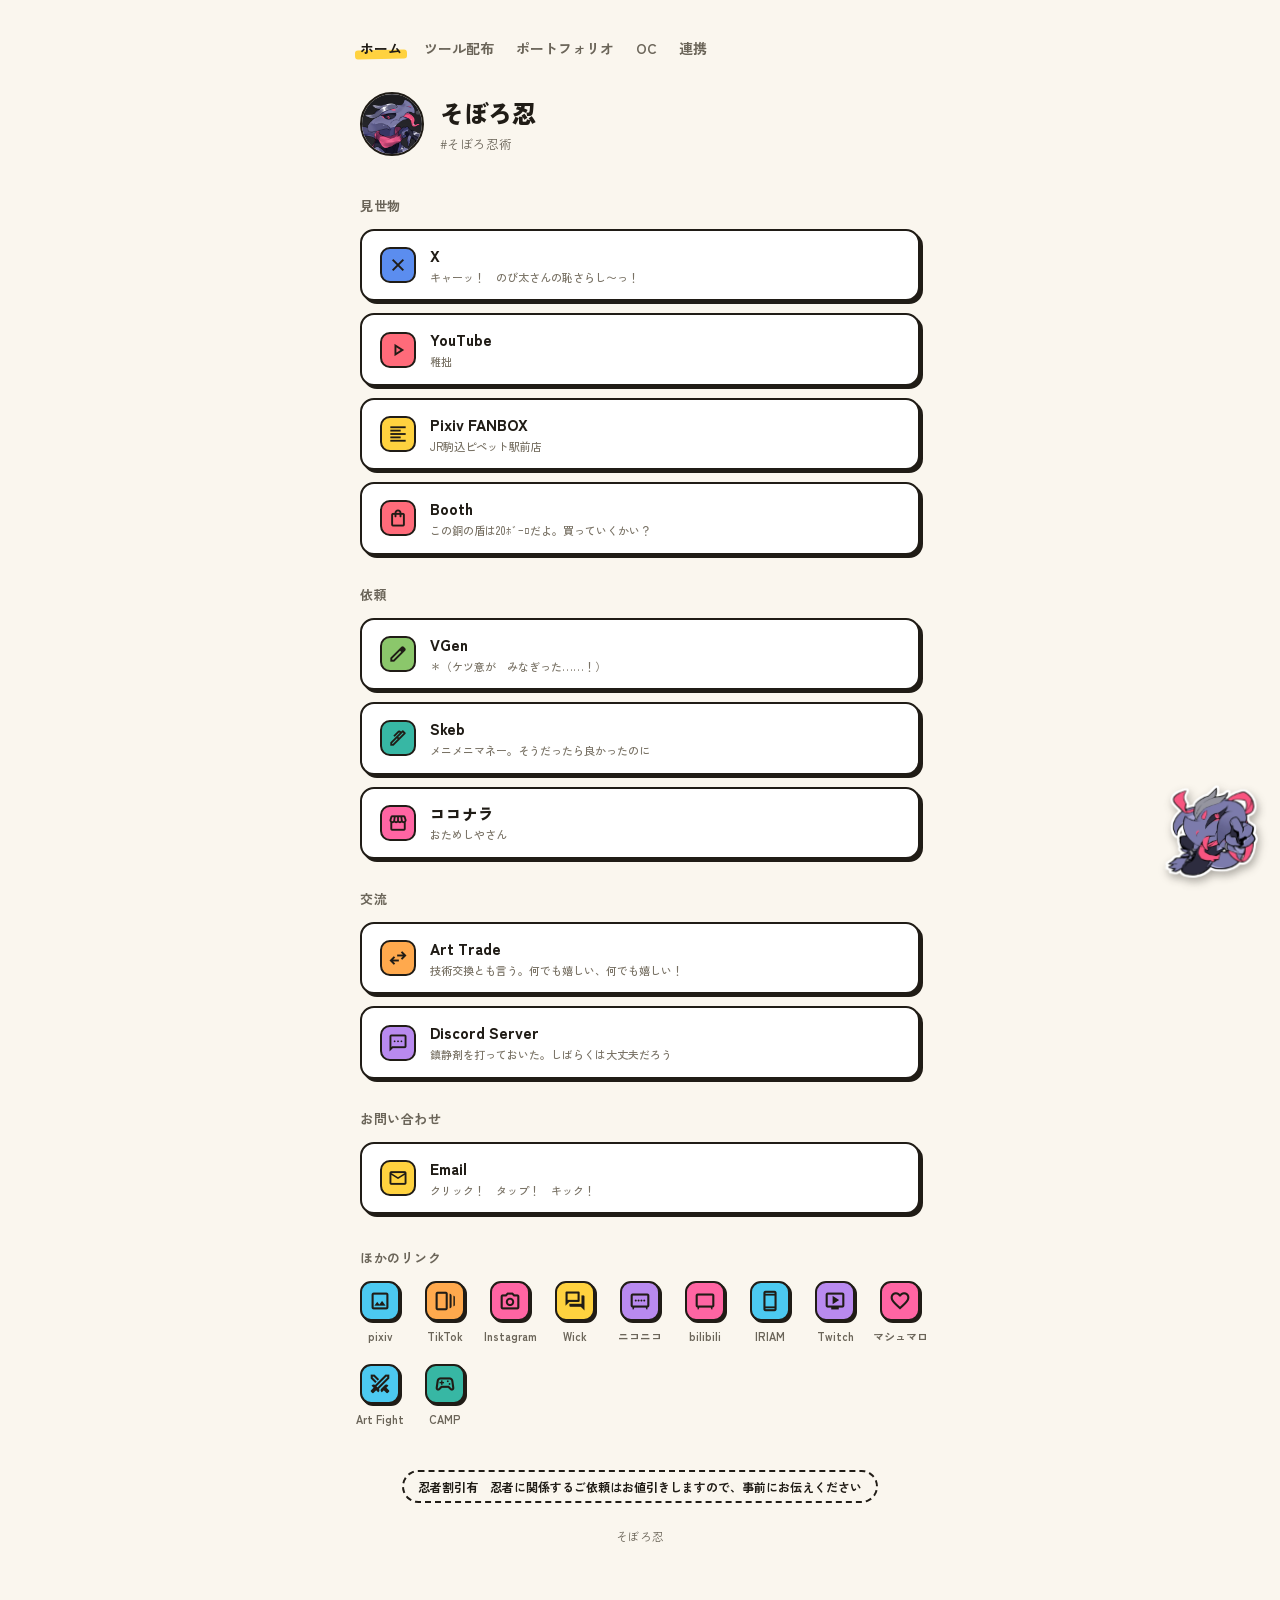
<file: index.html>
<!DOCTYPE html>
<html lang="ja">
<head>
<!-- Google tag (gtag.js) -->
<script async src="https://www.googletagmanager.com/gtag/js?id=G-SQ4Q495FTY"></script>
<script>
  window.dataLayer = window.dataLayer || [];
  function gtag(){dataLayer.push(arguments);}
  gtag('js', new Date());

  gtag('config', 'G-SQ4Q495FTY');
</script>
<meta charset="UTF-8">
<meta name="viewport" content="width=device-width, initial-scale=1">
<meta property="og:title" content="そぼろ忍 | リンクまとめ" />
<meta property="og:description" content="そぼろ忍のリンク集。X・YouTube・pixivなどのSNS、ポートフォリオ、OBS配信用の無料ツール、オリジナルキャラクターへの入口です。" />
<meta property="og:type" content="website" />
<meta property="og:site_name" content="そぼろ忍" />
<meta property="og:url" content="https://soboronin.github.io/Soboronin-Pages/index.html" />
<meta property="og:image" content="https://soboronin.github.io/Soboronin-Pages/img/card_links.png" />
<meta name="twitter:card" content="summary_large_image" />
<link rel="canonical" href="https://soboronin.github.io/Soboronin-Pages/index.html" />
<meta name="theme-color" content="#faf6ee">
<link rel="icon" href="img/icon_soboronin.png" type="image/png">
<link rel="apple-touch-icon" href="img/icon_soboronin.png">
<title>そぼろ忍 | リンクまとめ</title>
<meta name="description" content="そぼろ忍のリンク集。X・YouTube・pixivなどのSNS、ポートフォリオ、OBS配信用の無料ツール、オリジナルキャラクターへの入口です。">
<link rel="preconnect" href="https://fonts.googleapis.com">
<link rel="preconnect" href="https://fonts.gstatic.com" crossorigin>
<!-- 右下のマスコット(mascot.js が JavaScript で作る画像)を、早めに取得しておく。
     mascot.js の sdImages の先頭と同じパスにしてください -->
<link rel="preload" as="image" href="img/oc/soboronin/soboronin_sd_01.webp" type="image/webp">
<!-- フォントのCSSは、ページの表示を止めないように、あとから読み込みます(届くまでは代わりのフォントで表示されます)。
     アイコンは、フォントが届くまで隠しておきます(読み込み前は「close」などの文字名が見えてしまうため)。
     新しいアイコンを使うときは、icon_names にその名前を追加してください
     (アルファベット順・全ページ共通の同じURLにすると、ブラウザのキャッシュが効きます) -->
<script>
  (function () {
    document.documentElement.classList.add('js');
    var shown = false;
    function showIcons() {
      if (shown) return;
      shown = true;
      document.documentElement.classList.add('icons-ready');
    }
    if (document.fonts && document.fonts.addEventListener) {
      document.fonts.addEventListener('loadingdone', function (e) {
        for (var i = 0; i < e.fontfaces.length; i++) {
          if (String(e.fontfaces[i].family).indexOf('Material Symbols') >= 0) {
            showIcons();
            break;
          }
        }
      });
    }
    // 環境によっては、上の検知がうまく働かないことがある(Font Loading API 未対応、
    // 読み込みの合図が来ない、など)。その場合にアイコンが永久に隠れたままにならないよう、
    // 2.5秒たったら、検知できていなくても表示する(最悪でもフォント読み込み前と同じ見え方に戻るだけ)
    setTimeout(showIcons, 2500);
  })();
</script>
<link rel="stylesheet" href="https://fonts.googleapis.com/css2?family=Zen+Kaku+Gothic+New:wght@500;700;900&display=swap" media="print" onload="this.media='all'">
<link rel="stylesheet" href="https://fonts.googleapis.com/css2?family=Material+Symbols+Outlined:opsz,wght,FILL,GRAD@24,400,0,0&icon_names=casino,checklist,close,content_copy,edit,favorite,format_align_left,forum,ink_pen,live_tv,mail,more_horiz,movie,music_note,pause,pets,photo,photo_camera,play_arrow,shopping_bag,shuffle,smartphone,sms,sports_esports,storefront,swap_horiz,swords,tv_gen,tv_with_assistant,visibility,visibility_off,web_stories&display=block" media="print" onload="this.media='all'">
<noscript>
  <link rel="stylesheet" href="https://fonts.googleapis.com/css2?family=Zen+Kaku+Gothic+New:wght@500;700;900&display=swap">
  <link rel="stylesheet" href="https://fonts.googleapis.com/css2?family=Material+Symbols+Outlined:opsz,wght,FILL,GRAD@24,400,0,0&icon_names=casino,checklist,close,content_copy,edit,favorite,format_align_left,forum,ink_pen,live_tv,mail,more_horiz,movie,music_note,pause,pets,photo,photo_camera,play_arrow,shopping_bag,shuffle,smartphone,sms,sports_esports,storefront,swap_horiz,swords,tv_gen,tv_with_assistant,visibility,visibility_off,web_stories&display=block">
</noscript>
<link rel="stylesheet" href="common.css" />
<style>
  header {
    display: flex;
    align-items: center;
    gap: 16px;
    margin-bottom: 40px;
  }

  .avatar {
    width: 64px;
    height: 64px;
    border-radius: 50%;
    border: 2.5px solid var(--card-border);
    background: var(--yellow);
    flex: 0 0 auto;
    display: block;
    object-fit: cover; /* <img> にして HTML から画像を見つけられるようにした(背景画像だと、CSSを読み終わるまで取りに行けない) */
  }

  h1 {
    font-size: 24px;
    font-weight: 900;
    margin: 0;
    letter-spacing: normal;
    line-height: normal;
  }

  .sub {
    font-size: 12.5px;
    color: var(--ink-dim);
    margin: 4px 0 0;
  }

  .section-title {
    font-size: 13px;
    font-weight: 700;
    color: var(--ink-dim);
    letter-spacing: 0.04em;
    margin: 30px 0 14px;
  }

  .section-title:first-of-type { margin-top: 0; }

  .links {
    display: flex;
    flex-direction: column;
    gap: 12px;
  }

  a.card {
    position: relative;
    display: flex;
    align-items: center;
    gap: 14px;
    background: #fff;
    border: 2.5px solid var(--card-border);
    border-radius: 14px;
    padding: 14px 18px;
    text-decoration: none;
    color: var(--ink);
    box-shadow: 3px 3px 0 var(--card-border);
    transition: transform 0.12s ease, box-shadow 0.12s ease;
  }

  a.card:hover {
    transform: translate(-2px, -2px);
    box-shadow: 5px 5px 0 var(--card-border);
  }

  a.card:focus-visible {
    outline: 3px solid var(--ink);
    outline-offset: 2px;
  }

  .icon {
    flex: 0 0 auto;
    width: 36px;
    height: 36px;
    border-radius: 10px;
    border: 2.5px solid var(--card-border);
    display: flex;
    align-items: center;
    justify-content: center;
  }

  .material-symbols-outlined {
    font-size: 20px;
    color: #201c16;
    font-variation-settings: 'FILL' 0, 'wght' 500, 'GRAD' 0, 'opsz' 24;
  }

  .icon.yellow { background: var(--yellow); }
  .icon.teal { background: var(--teal); }
  .icon.pink { background: var(--pink); }
  .icon.blue { background: var(--blue); }
  .icon.purple { background: var(--purple); }
  .icon.orange { background: var(--orange); }
  .icon.green { background: var(--green); }
  .icon.sky { background: var(--sky); }
  .icon.magenta { background: var(--magenta); }

  .card-body { flex: 1; min-width: 0; }

  .copy-btn {
    flex: 0 0 auto;
    display: flex;
    align-items: center;
    justify-content: center;
    width: 30px;
    height: 30px;
    border-radius: 50%;
    border: 1.5px solid var(--card-border);
    background: #fff;
    cursor: pointer;
    color: var(--ink);
  }

  /* hidden 属性は、上の display:flex に負けてしまうので、ここで明示的に隠す
     (これが無いと、メールアドレスを表示する前からコピーボタンが見えて、押すと空文字をコピーしてしまう) */
  .copy-btn[hidden] { display: none; }

  .copy-btn .material-symbols-outlined {
    font-size: 15px;
  }

  /* コピーボタンは、カード(<a>)の外に置いて、右端に重ねる(カードの高さの中央) */
  .email-wrap { position: relative; }
  .email-wrap .copy-btn {
    position: absolute;
    right: 18px;
    top: 50%;
    margin-top: -15px;
    transition: transform 0.12s ease;
  }
  #emailCard { padding-right: 62px; } /* ボタンの下に文字が潜らないように */
  /* ボタンの上にポインタがあるときも、カードと一緒に浮かせる */
  .email-wrap:hover > a.card {
    transform: translate(-2px, -2px);
    box-shadow: 5px 5px 0 var(--card-border);
  }
  .email-wrap:hover .copy-btn { transform: translate(-2px, -2px); }

  /* サービス名(タイトル)は太く大きめ、ネタ(ひとこと)は小さめ・やや淡い色にして、
     ノリは残したまま「何のリンクか」が先に目に入るようにする。
     ひとことの色は common.css の --ink-mute(白背景で 4.8:1)なので、淡くしても読みやすさは保たれる */
  .card-title {
    font-size: 15.5px;
    font-weight: 900;
    margin: 0 0 3px;
    line-height: 1.35;
  }

  .card-quote {
    font-size: 11px;
    font-weight: 500;
    color: var(--ink-mute);
    margin: 0;
    line-height: 1.5;
  }

  /* --- ほかのリンク(スマホのアプリ一覧のような並び) ---
     四角いタイルにアイコン(Material Symbols)を入れ、下に名前を小さく出す。折りたたまず、全部見せる。
     公式ロゴや自作のアイコン画像に変えたいときは、<span class="app-icon"> の中身を
     <img src="..." alt=""> に差し替える(1個ずつ変えられる) */
  .section-title.apps-title { margin-top: 34px; } /* 先頭の h2 は余白0になる指定があるので、ここで上書き */

  /* 列の幅はタイルの幅(40px)で、左端と右端を上のカードにそろえ、余った幅は列と列の間に振り分ける。
     名前はタイルより広いので、列からはみ出して中央に置く(隣と重ならない範囲で、列を詰められる)。
     11個なので、列数は幅ごとに決め打ち(4→6→8→9列。最終行は 3 / 5 / 3 / 2 個)。
     11は割り切れる列数が無く、最終行は必ず短くなる。以前の5列だと最終行が1個だけ余るので、狭い画面は4列にした。個数を変えたら見直す */
  .apps {
    display: grid;
    grid-template-columns: repeat(4, 40px);
    gap: 20px 0;
    justify-content: space-between;
  }
  @media (min-width: 360px) { .apps { grid-template-columns: repeat(6, 40px); } }
  @media (min-width: 468px) { .apps { grid-template-columns: repeat(8, 40px); } }
  @media (min-width: 572px) { .apps { grid-template-columns: repeat(9, 40px); } }

  .app {
    display: flex;
    flex-direction: column;
    align-items: center;
    gap: 8px;
    text-decoration: none;
    color: var(--ink);
  }

  /* 上のカードのアイコン(36px)に近い大きさにして、主役のカードより目立たないようにする */
  .app-icon {
    width: 40px;
    height: 40px;
    border-radius: 11px;
    border: 2.5px solid var(--card-border);
    background: var(--tile, #fff);
    box-shadow: 2px 2px 0 var(--card-border);
    display: flex;
    align-items: center;
    justify-content: center;
    transition: transform 0.12s ease, box-shadow 0.12s ease;
  }

  .app-icon .material-symbols-outlined { font-size: 22px; }

  .app-icon img { width: 100%; height: 100%; object-fit: cover; border-radius: 14px; }

  .app:hover .app-icon {
    transform: translate(-1px, -1px);
    box-shadow: 3px 3px 0 var(--card-border);
  }

  .app:focus-visible {
    outline: 3px solid var(--ink);
    outline-offset: 4px;
    border-radius: 14px;
  }

  .app-name {
    font-size: 11px;
    font-weight: 700;
    color: var(--ink-dim);
    line-height: 1.3;
    text-align: center;
    white-space: nowrap;
    width: 66px;
    margin-inline: -13px;
  }

  .t-yellow { --tile: var(--yellow); }
  .t-teal { --tile: var(--teal); }
  .t-pink { --tile: var(--pink); }
  .t-blue { --tile: var(--blue); }
  .t-purple { --tile: var(--purple); }
  .t-orange { --tile: var(--orange); }
  .t-green { --tile: var(--green); }
  .t-sky { --tile: var(--sky); }
  .t-magenta { --tile: var(--magenta); }

  /* JavaScript が使えない環境では、メールカードは動かないので隠し、
     代わりに下の noscript 側のカード(XのDMへのリンク)を見せる */
  html:not(.js) .email-wrap { display: none; }

  footer {
    margin-top: 44px;
    text-align: center;
    color: var(--ink-dim);
    font-size: 11.5px;
  }

  .ninja-note {
    display: inline-block;
    margin: 0 0 14px;
    padding: 6px 14px;
    border: 2px dashed var(--card-border);
    border-radius: 999px;
    font-size: 12px;
    font-weight: 700;
    color: var(--ink);
  }

  /* --- 右下の追従SDイラスト(common.css に含まれています) --- */

</style>
</head>
<body>
<main>
  <nav class="nav-tabs" aria-label="サイト内メニュー">
    <a href="index.html" class="active" aria-current="page">ホーム</a>
    <a href="tools.html">ツール配布</a>
    <a href="portfolio.html">ポートフォリオ</a>
    <a href="oc.html">OC</a>
    <a href="creators.html">連携</a>
  </nav>

  <header>
    <img class="avatar" src="img/icon_soboronin.png" width="64" height="64" alt="" fetchpriority="high" decoding="async">
    <div>
      <h1>そぼろ忍</h1>
      <p class="sub">#そぼろ忍術</p>
    </div>
  </header>

  <h2 class="section-title">見世物</h2>
  <div class="links">
    <a class="card" href="https://x.com/soboronin" target="_blank" rel="noopener noreferrer">
      <span class="icon blue">
        <span class="material-symbols-outlined" aria-hidden="true">close</span>
      </span>
      <span class="card-body">
        <p class="card-title">X</p>
        <p class="card-quote">キャーッ！　のび太さんの恥さらし〜っ！</p>
      </span>
    </a>

    <a class="card" href="https://youtube.com/@soboronin" target="_blank" rel="noopener noreferrer">
      <span class="icon pink">
        <span class="material-symbols-outlined" aria-hidden="true">play_arrow</span>
      </span>
      <span class="card-body">
        <p class="card-title">YouTube</p>
        <p class="card-quote">稚拙</p>
      </span>
    </a>

    <a class="card" href="https://soboronin.fanbox.cc/" target="_blank" rel="noopener noreferrer">
      <span class="icon yellow">
        <span class="material-symbols-outlined" aria-hidden="true">format_align_left</span>
      </span>
      <span class="card-body">
        <p class="card-title">Pixiv FANBOX</p>
        <p class="card-quote">JR駒込ピペット駅前店</p>
      </span>
    </a>

    <a class="card" href="https://soboronin.booth.pm/" target="_blank" rel="noopener noreferrer">
      <span class="icon pink">
        <span class="material-symbols-outlined" aria-hidden="true">shopping_bag</span>
      </span>
      <span class="card-body">
        <p class="card-title">Booth</p>
        <p class="card-quote">この銅の盾は20ﾎﾞｰﾛだよ。買っていくかい？</p>
      </span>
    </a>
  </div>

  <h2 class="section-title">依頼</h2>
  <div class="links">
    <a class="card" href="https://vgen.co/soboronin" target="_blank" rel="noopener noreferrer">
      <span class="icon green">
        <span class="material-symbols-outlined" aria-hidden="true">edit</span>
      </span>
      <span class="card-body">
        <p class="card-title">VGen</p>
        <p class="card-quote">＊（ケツ意が　みなぎった……！）</p>
      </span>
    </a>

    <a class="card" href="https://skeb.jp/@soboronin" target="_blank" rel="noopener noreferrer">
      <span class="icon teal">
        <span class="material-symbols-outlined" aria-hidden="true">ink_pen</span>
      </span>
      <span class="card-body">
        <p class="card-title">Skeb</p>
        <p class="card-quote">メニメニマネー。そうだったら良かったのに</p>
      </span>
    </a>

    <a class="card" href="https://coconala.com/users/6011428" target="_blank" rel="noopener noreferrer">
      <span class="icon magenta">
        <span class="material-symbols-outlined" aria-hidden="true">storefront</span>
      </span>
      <span class="card-body">
        <p class="card-title">ココナラ</p>
        <p class="card-quote">おためしやさん</p>
      </span>
    </a>
  </div>

  <h2 class="section-title">交流</h2>
  <div class="links">
    <a class="card" href="https://forms.gle/7F6Y46bFZxXv5jAC7" target="_blank" rel="noopener noreferrer">
      <span class="icon orange">
        <span class="material-symbols-outlined" aria-hidden="true">swap_horiz</span>
      </span>
      <span class="card-body">
        <p class="card-title">Art Trade</p>
        <p class="card-quote">技術交換とも言う。何でも嬉しい、何でも嬉しい！</p>
      </span>
    </a>

    <a class="card" href="https://discord.gg/7F95bufhAr" target="_blank" rel="noopener noreferrer">
      <span class="icon purple">
        <span class="material-symbols-outlined" aria-hidden="true">sms</span>
      </span>
      <span class="card-body">
        <p class="card-title">Discord Server</p>
        <p class="card-quote">鎮静剤を打っておいた。しばらくは大丈夫だろう</p>
      </span>
    </a>
  </div>

  <h2 class="section-title">お問い合わせ</h2>
  <div class="links">
    <div class="email-wrap">
      <a class="card" id="emailCard" href="#">
        <span class="icon yellow">
          <span class="material-symbols-outlined" aria-hidden="true">mail</span>
        </span>
        <span class="card-body">
          <p class="card-title">Email</p>
          <p class="card-quote" id="emailQuote" aria-live="polite">クリック！　タップ！　キック！</p>
        </span>
      </a>
      <!-- <a> の中に <button> を入れるとHTMLとして不正になるので、兄弟にして右端に重ねている -->
      <button type="button" class="copy-btn" id="emailCopyBtn" title="コピー" aria-label="メールアドレスをコピー" hidden>
        <span class="material-symbols-outlined" aria-hidden="true">content_copy</span>
      </button>
    </div>
    <noscript>
      <a class="card" href="https://x.com/soboronin" target="_blank" rel="noopener noreferrer">
        <span class="icon yellow">
          <span class="material-symbols-outlined" aria-hidden="true">mail</span>
        </span>
        <span class="card-body">
          <p class="card-title">連絡はXのDMへ</p>
          <p class="card-quote">メールアドレスの表示にはJavaScriptが必要です</p>
        </span>
      </a>
    </noscript>
  </div>

  <h2 class="section-title apps-title">ほかのリンク</h2>
  <div class="apps">
    <a class="app t-sky" href="https://www.pixiv.net/users/98286336" target="_blank" rel="noopener noreferrer"><span class="app-icon"><span class="material-symbols-outlined" aria-hidden="true">photo</span></span><span class="app-name">pixiv</span></a>
    <a class="app t-orange" href="https://www.tiktok.com/@soboronin" target="_blank" rel="noopener noreferrer"><span class="app-icon"><span class="material-symbols-outlined" aria-hidden="true">web_stories</span></span><span class="app-name">TikTok</span></a>
    <a class="app t-magenta" href="https://www.instagram.com/soboronin/" target="_blank" rel="noopener noreferrer"><span class="app-icon"><span class="material-symbols-outlined" aria-hidden="true">photo_camera</span></span><span class="app-name">Instagram</span></a>
    <a class="app t-yellow" href="https://wick-share.com/sns/share/EU7wheM2?v=1792243990918" target="_blank" rel="noopener noreferrer"><span class="app-icon"><span class="material-symbols-outlined" aria-hidden="true">forum</span></span><span class="app-name">Wick</span></a>
    <a class="app t-purple" href="https://www.nicovideo.jp/user/131674992" target="_blank" rel="noopener noreferrer"><span class="app-icon"><span class="material-symbols-outlined" aria-hidden="true">tv_with_assistant</span></span><span class="app-name">ニコニコ</span></a>
    <a class="app t-magenta" href="https://space.bilibili.com/3745000393281473" target="_blank" rel="noopener noreferrer"><span class="app-icon"><span class="material-symbols-outlined" aria-hidden="true">tv_gen</span></span><span class="app-name">bilibili</span></a>
    <a class="app t-sky" href="https://web.iriam.app/s/user/ahScblBU5k?uuid=74b1d737" target="_blank" rel="noopener noreferrer"><span class="app-icon"><span class="material-symbols-outlined" aria-hidden="true">smartphone</span></span><span class="app-name">IRIAM</span></a>
    <a class="app t-purple" href="https://www.twitch.tv/soboronin" target="_blank" rel="noopener noreferrer"><span class="app-icon"><span class="material-symbols-outlined" aria-hidden="true">live_tv</span></span><span class="app-name">Twitch</span></a>
    <a class="app t-magenta" href="https://marshmallow-qa.com/soboronin" target="_blank" rel="noopener noreferrer"><span class="app-icon"><span class="material-symbols-outlined" aria-hidden="true">favorite</span></span><span class="app-name">マシュマロ</span></a>
    <a class="app t-sky" href="https://artfight.net/~soboronin" target="_blank" rel="noopener noreferrer"><span class="app-icon"><span class="material-symbols-outlined" aria-hidden="true">swords</span></span><span class="app-name">Art Fight</span></a>
    <a class="app t-teal" href="https://game-creators.camp/@soboronin" target="_blank" rel="noopener noreferrer"><span class="app-icon"><span class="material-symbols-outlined" aria-hidden="true">sports_esports</span></span><span class="app-name">CAMP</span></a>
  </div>

  <footer>
    <p class="ninja-note">忍者割引有　忍者に関係するご依頼はお値引きしますので、事前にお伝えください</p>
    <p>そぼろ忍</p>
  </footer>
</main>

<script>
  // 簡易的な難読化(スクレイピング対策程度)。クリックで初めてアドレスを復元する
  const u = ["s","o","b","o","r","o","n","i","n"].join("");
  const d = ["g","m","a","i","l"].join("") + "." + "com";
  let emailAddr = "";
  let emailRevealed = false;

  const emailCard = document.getElementById("emailCard");
  const emailQuote = document.getElementById("emailQuote");
  const emailCopyBtn = document.getElementById("emailCopyBtn");

  emailCard.addEventListener("click", function (e) {
    if (!emailRevealed) {
      e.preventDefault();
      emailAddr = u + "@" + d;
      this.href = "mailto:" + emailAddr;
      emailQuote.textContent = emailAddr;
      emailCopyBtn.hidden = false;
      emailRevealed = true;
    }
    // 表示済みの状態での2回目以降のクリックは、通常どおりメールソフトを開く
  });

  emailCopyBtn.addEventListener("click", function (e) {
    e.preventDefault();
    e.stopPropagation();

    function showCopied() {
      const original = emailAddr;
      emailQuote.textContent = "コピーしました！";
      setTimeout(() => { emailQuote.textContent = original; }, 1500);
    }

    if (navigator.clipboard && window.isSecureContext) {
      navigator.clipboard.writeText(emailAddr).then(showCopied);
    } else {
      // 古い環境向けのフォールバック
      const temp = document.createElement("textarea");
      temp.value = emailAddr;
      temp.style.position = "fixed";
      temp.style.opacity = "0";
      document.body.appendChild(temp);
      temp.select();
      document.execCommand("copy");
      document.body.removeChild(temp);
      showCopied();
    }
  });
</script>

<!-- 右下の追従SDイラスト(全キャラからランダム表示) -->
<div id="mascot" aria-hidden="true"><div class="mascot-inner"></div></div>
<script src="mascot.js"></script>

</body>
</html>
</file>
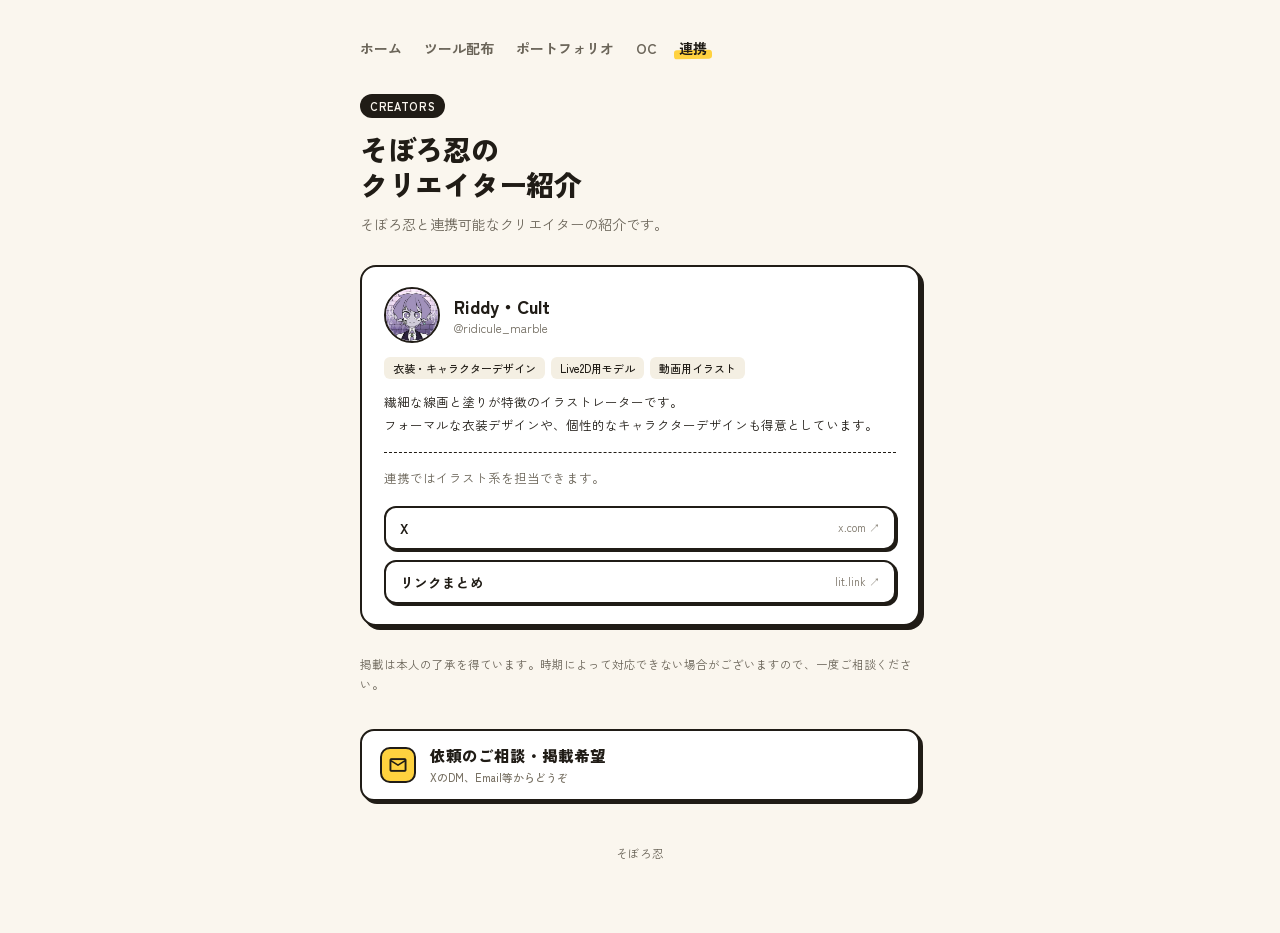
<file: creators.html>
<!DOCTYPE html>
<html lang="ja">
<head>
<!-- Google tag (gtag.js) -->
<script async src="https://www.googletagmanager.com/gtag/js?id=G-SQ4Q495FTY"></script>
<script>
  window.dataLayer = window.dataLayer || [];
  function gtag(){dataLayer.push(arguments);}
  gtag('js', new Date());

  gtag('config', 'G-SQ4Q495FTY');
</script>
<meta charset="UTF-8">
<meta name="viewport" content="width=device-width, initial-scale=1">
<meta property="og:title" content="そぼろ忍のクリエイター紹介" />
<meta property="og:description" content="そぼろ忍が連携しているクリエイターの紹介です。" />
<meta property="og:type" content="website" />
<meta property="og:site_name" content="そぼろ忍" />
<meta property="og:url" content="https://soboronin.github.io/Soboronin-Pages/creators.html" />
<meta property="og:image" content="https://soboronin.github.io/Soboronin-Pages/img/card_creators.png" />

<meta name="twitter:card" content="summary" />
<link rel="canonical" href="https://soboronin.github.io/Soboronin-Pages/creators.html" />
<meta name="theme-color" content="#faf6ee">
<link rel="icon" href="img/icon_soboronin.png" type="image/png">
<link rel="apple-touch-icon" href="img/icon_soboronin.png">
<title>クリエイター紹介 | そぼろ忍</title>
<meta name="description" content="そぼろ忍と連携可能なクリエイターの紹介です。">
<link rel="preconnect" href="https://fonts.googleapis.com">
<link rel="preconnect" href="https://fonts.gstatic.com" crossorigin>
<!-- 右下のマスコット(mascot.js が JavaScript で作る画像)を、早めに取得しておく。
     mascot.js の sdImages の先頭と同じパスにしてください -->
<link rel="preload" as="image" href="img/oc/soboronin/soboronin_sd_01.webp" type="image/webp">
<!-- フォントのCSSは、ページの表示を止めないように、あとから読み込みます(届くまでは代わりのフォントで表示されます)。
     アイコンは、フォントが届くまで隠しておきます(読み込み前は「close」などの文字名が見えてしまうため)。
     新しいアイコンを使うときは、icon_names にその名前を追加してください
     (アルファベット順・全ページ共通の同じURLにすると、ブラウザのキャッシュが効きます) -->
<script>
  (function () {
    document.documentElement.classList.add('js');
    var shown = false;
    function showIcons() {
      if (shown) return;
      shown = true;
      document.documentElement.classList.add('icons-ready');
    }
    if (document.fonts && document.fonts.addEventListener) {
      document.fonts.addEventListener('loadingdone', function (e) {
        for (var i = 0; i < e.fontfaces.length; i++) {
          if (String(e.fontfaces[i].family).indexOf('Material Symbols') >= 0) {
            showIcons();
            break;
          }
        }
      });
    }
    // 環境によっては、上の検知がうまく働かないことがある(Font Loading API 未対応、
    // 読み込みの合図が来ない、など)。その場合にアイコンが永久に隠れたままにならないよう、
    // 2.5秒たったら、検知できていなくても表示する(最悪でもフォント読み込み前と同じ見え方に戻るだけ)
    setTimeout(showIcons, 2500);
  })();
</script>
<link rel="stylesheet" href="https://fonts.googleapis.com/css2?family=Zen+Kaku+Gothic+New:wght@500;700;900&display=swap" media="print" onload="this.media='all'">
<link rel="stylesheet" href="https://fonts.googleapis.com/css2?family=Material+Symbols+Outlined:opsz,wght,FILL,GRAD@24,400,0,0&icon_names=casino,checklist,close,content_copy,edit,favorite,format_align_left,forum,ink_pen,live_tv,mail,more_horiz,movie,music_note,pause,pets,photo,photo_camera,play_arrow,shopping_bag,shuffle,smartphone,sms,sports_esports,storefront,swap_horiz,swords,tv_gen,tv_with_assistant,visibility,visibility_off,web_stories&display=block" media="print" onload="this.media='all'">
<noscript>
  <link rel="stylesheet" href="https://fonts.googleapis.com/css2?family=Zen+Kaku+Gothic+New:wght@500;700;900&display=swap">
  <link rel="stylesheet" href="https://fonts.googleapis.com/css2?family=Material+Symbols+Outlined:opsz,wght,FILL,GRAD@24,400,0,0&icon_names=casino,checklist,close,content_copy,edit,favorite,format_align_left,forum,ink_pen,live_tv,mail,more_horiz,movie,music_note,pause,pets,photo,photo_camera,play_arrow,shopping_bag,shuffle,smartphone,sms,sports_esports,storefront,swap_horiz,swords,tv_gen,tv_with_assistant,visibility,visibility_off,web_stories&display=block">
</noscript>
<link rel="stylesheet" href="common.css" />
<style>
  header { margin-bottom: 28px; }

  /* --- クリエイターのカード --- */
  .creators {
    display: flex;
    flex-direction: column;
    gap: 20px;
    margin: 0;
    padding: 0;
    list-style: none;
  }

  .creator-card {
    position: relative;
    background: #fff;
    border: 2.5px solid var(--card-border);
    border-radius: 16px;
    padding: 20px 22px;
    box-shadow: 4px 4px 0 var(--card-border);
  }

  .creator-head {
    display: flex;
    align-items: center;
    gap: 14px;
  }

  .avatar {
    flex: 0 0 auto;
    width: 56px;
    height: 56px;
    border-radius: 50%;
    border: 2.5px solid var(--card-border);
    background: var(--yellow);
    overflow: hidden;
    display: block;
    object-fit: cover;
  }

  /* 画像が未設定のとき(OCページの .cast-thumb.placeholder と同じ縞模様の点線) */
  .avatar.placeholder {
    border-style: dashed;
    background-color: #f1ebdd;
    background-image: repeating-linear-gradient(135deg, #fff, #fff 6px, #f1ebdd 6px, #f1ebdd 12px);
  }

  .creator-name {
    font-size: 18px;
    font-weight: 900;
    line-height: 1.35;
    margin: 0;
  }

  .creator-handle {
    margin: 1px 0 0;
    font-size: 12px;
    color: var(--ink-dim);
  }

  /* 分野のタグ(OCページの .oc-tags と同じ) */
  .field-tags {
    display: flex;
    flex-wrap: wrap;
    gap: 6px;
    margin: 14px 0 0;
    padding: 0;
    list-style: none;
  }

  .field-tags li {
    font-size: 11px;
    font-weight: 500;
    padding: 3px 9px;
    border-radius: 6px;
    background: #f4efe3;
    color: var(--ink);
  }

  .creator-about {
    margin: 12px 0 0;
    font-size: 12.5px;
    line-height: 1.8;
    color: var(--ink);
  }

  /* 担当の欄(OCページの .oc-desc と同じ点線の区切り) */
  .role {
    margin: 16px 0 0;
    padding-top: 14px;
    border-top: 1.5px dashed var(--card-border);
    font-size: 12.5px;
    line-height: 1.8;
    color: var(--ink-dim);
  }

  /* リンク: ホームのカード(a.card)を小さくしたもの。1行1リンクで、右に行き先と矢印 */
  .creator-links {
    display: flex;
    flex-direction: column;
    gap: 10px;
    margin: 16px 0 0;
    padding: 0;
    list-style: none;
  }

  .creator-links a {
    display: flex;
    align-items: center;
    justify-content: space-between;
    gap: 12px;
    padding: 10px 14px;
    background: #fff;
    border: 2.5px solid var(--card-border);
    border-radius: 12px;
    color: var(--ink);
    text-decoration: none;
    box-shadow: 2px 2px 0 var(--card-border);
    transition: transform 0.12s ease, box-shadow 0.12s ease;
  }

  .creator-links a:hover {
    transform: translate(-1px, -1px);
    box-shadow: 4px 4px 0 var(--card-border);
  }

  .creator-links a:focus-visible {
    outline: 3px solid var(--ink);
    outline-offset: 2px;
  }

  .link-name {
    font-size: 13.5px;
    font-weight: 700;
  }

  .link-to {
    flex: 0 0 auto;
    font-size: 11px;
    color: var(--ink-mute);
  }

  .note {
    margin: 28px 0 0;
    font-size: 11.5px;
    line-height: 1.8;
    color: var(--ink-dim);
  }

  /* --- 掲載希望・相談(tools.html / index.html の .card と同じ) --- */
  a.card {
    position: relative;
    display: flex;
    align-items: center;
    gap: 14px;
    margin-top: 34px;
    background: #fff;
    border: 2.5px solid var(--card-border);
    border-radius: 14px;
    padding: 14px 18px;
    text-decoration: none;
    color: var(--ink);
    box-shadow: 3px 3px 0 var(--card-border);
    transition: transform 0.12s ease, box-shadow 0.12s ease;
  }

  a.card:hover {
    transform: translate(-2px, -2px);
    box-shadow: 5px 5px 0 var(--card-border);
  }

  a.card:focus-visible {
    outline: 3px solid var(--ink);
    outline-offset: 2px;
  }

  .icon {
    flex: 0 0 auto;
    width: 36px;
    height: 36px;
    border-radius: 10px;
    border: 2.5px solid var(--card-border);
    background: var(--yellow);
    display: flex;
    align-items: center;
    justify-content: center;
  }

  .material-symbols-outlined {
    font-size: 20px;
    color: #201c16;
    font-variation-settings: 'FILL' 0, 'wght' 500, 'GRAD' 0, 'opsz' 24;
  }

  .card-body { flex: 1; min-width: 0; }

  .card-title {
    font-size: 15.5px;
    font-weight: 900;
    margin: 0 0 3px;
    line-height: 1.35;
  }

  .card-quote {
    font-size: 11px;
    font-weight: 500;
    color: var(--ink-mute);
    margin: 0;
    line-height: 1.5;
  }

  footer {
    margin-top: 44px;
    text-align: center;
    color: var(--ink-dim);
    font-size: 11.5px;
  }

  /* --- 右下の追従SDイラスト(common.css に含まれています) --- */

</style>
</head>
<body>
<main>
  <nav class="nav-tabs" aria-label="サイト内メニュー">
    <a href="index.html">ホーム</a>
    <a href="tools.html">ツール配布</a>
    <a href="portfolio.html">ポートフォリオ</a>
    <a href="oc.html">OC</a>
    <a href="creators.html" class="active" aria-current="page">連携</a>
  </nav>

  <header>
    <span class="badge">CREATORS</span>
    <h1>そぼろ忍の<br>クリエイター紹介</h1>
    <p class="lede">そぼろ忍と連携可能なクリエイターの紹介です。</p>
  </header>

  <!--
    ▼クリエイターの追加方法▼
    1. 下の <li class="creator"> を1ブロックコピーして、中身を書き換える
       - アイコン画像は img/creators/ に置く(optimized_images.py portrait で小さくできます)
       - リンクは <li><a> を1行コピーして増やす。
         右側の小さい文字(link-to)は、行き先の名前(x.com など)
    2. 順番は、上から表示されます
  -->
  <ul class="creators" id="creators">

    <li class="creator">
      <div class="creator-card">
        <div class="creator-head">
           <img class="avatar" src="img/creators/icon_riddyCult.webp" width="56" height="56" alt="" loading="lazy" decoding="async">
          <div>
            <h2 class="creator-name">Riddy・Cult</h2>
            <p class="creator-handle">@ridicule_marble</p>
          </div>
        </div>
        <ul class="field-tags"><li>衣装・キャラクターデザイン</li><li>Live2D用モデル</li><li>動画用イラスト</li></ul>
        <p class="creator-about">繊細な線画と塗りが特徴のイラストレーターです。<br>フォーマルな衣装デザインや、個性的なキャラクターデザインも得意としています。</p>
        <p class="role">連携ではイラスト系を担当できます。</p>
        <ul class="creator-links">
          <li><a href="https://x.com/ridicule_marble?s=20" target="_blank" rel="noopener noreferrer"><span class="link-name">X</span><span class="link-to">x.com ↗</span></a></li>
          <li><a href="https://lit.link/riddycult" target="_blank" rel="noopener noreferrer"><span class="link-name">リンクまとめ</span><span class="link-to">lit.link ↗</span></a></li>
        </ul>
      </div>
    </li>

  </ul>

  <p class="note">掲載は本人の了承を得ています。時期によって対応できない場合がございますので、一度ご相談ください。</p>

  <a class="card" href="https://x.com/soboronin" target="_blank" rel="noopener noreferrer">
    <span class="icon">
      <span class="material-symbols-outlined" aria-hidden="true">mail</span>
    </span>
    <span class="card-body">
      <p class="card-title">依頼のご相談・掲載希望</p>
      <p class="card-quote">XのDM、Email等からどうぞ</p>
    </span>
  </a>

  <footer>
    <p>そぼろ忍</p>
  </footer>
</main>

<!-- 右下の追従SDイラスト(全キャラからランダム表示) -->
<div id="mascot" aria-hidden="true"><div class="mascot-inner"></div></div>
<script src="mascot.js"></script>

</body>
</html>
</file>
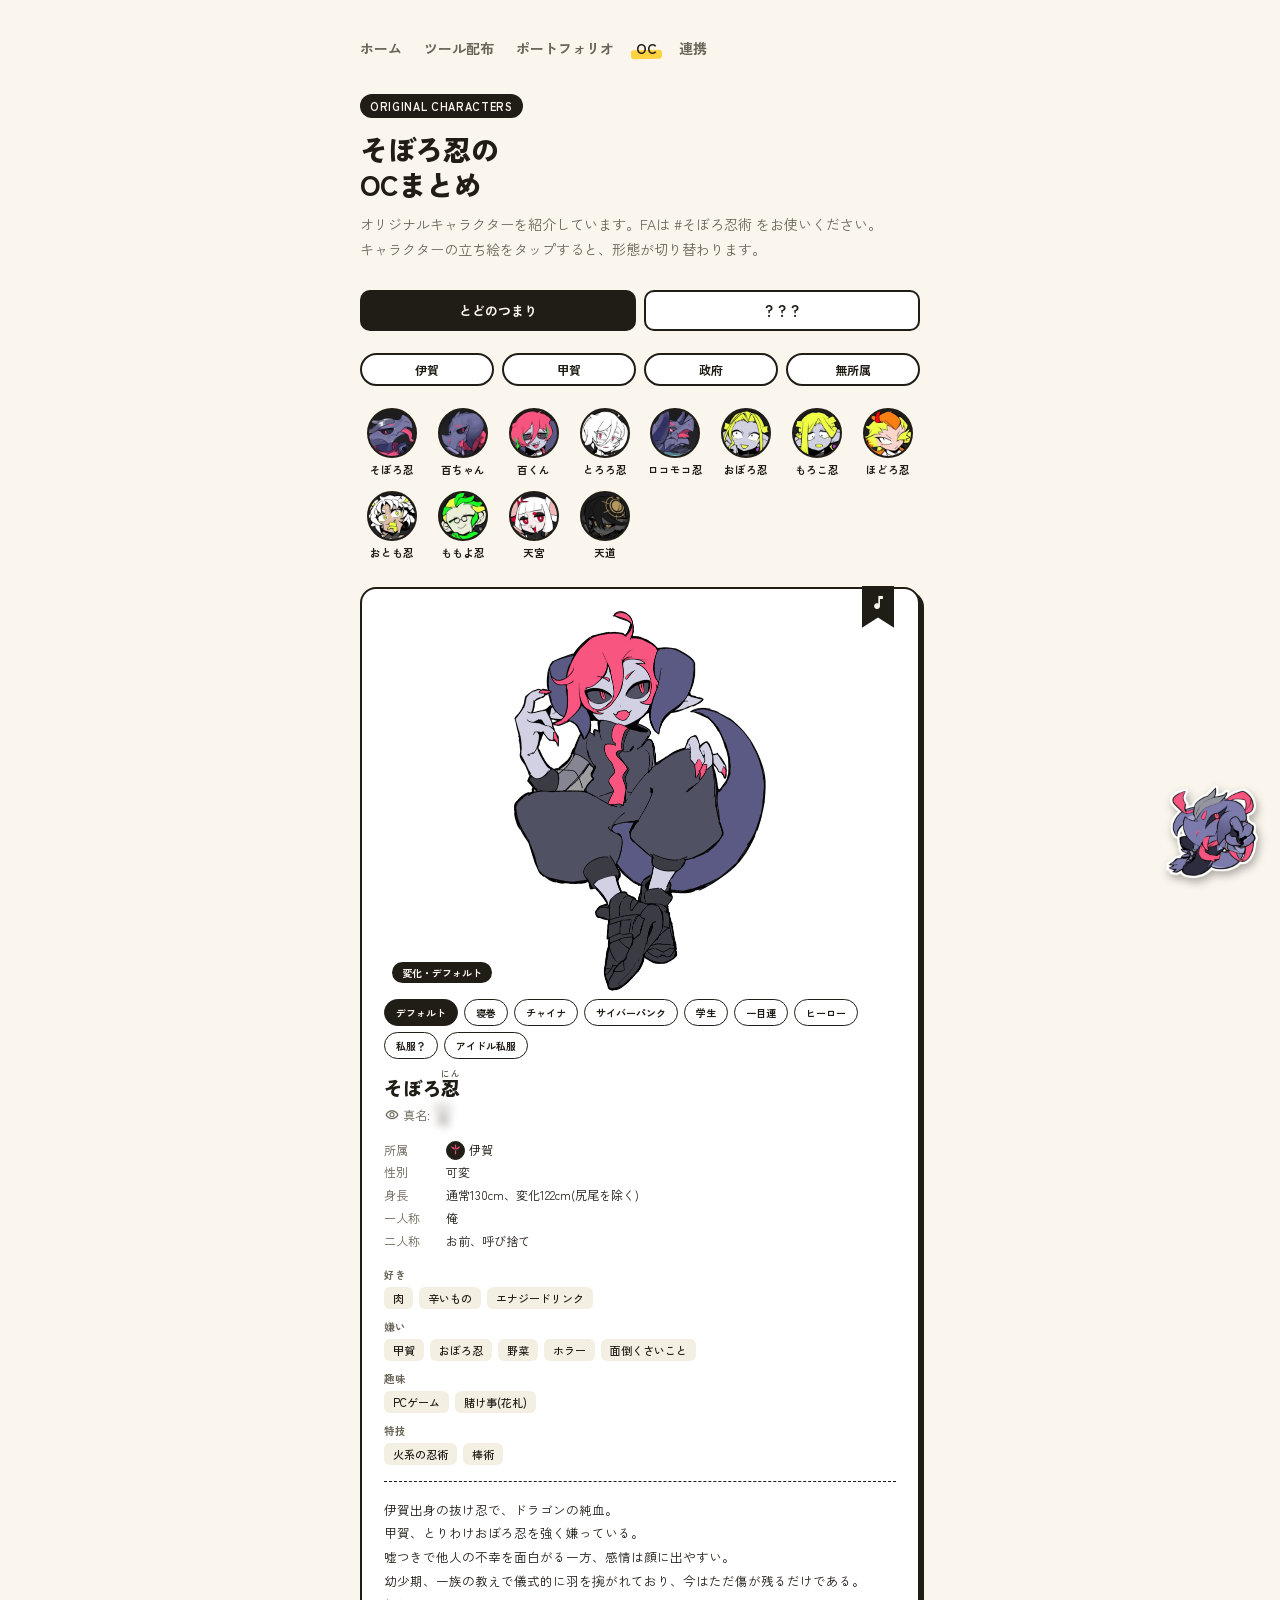
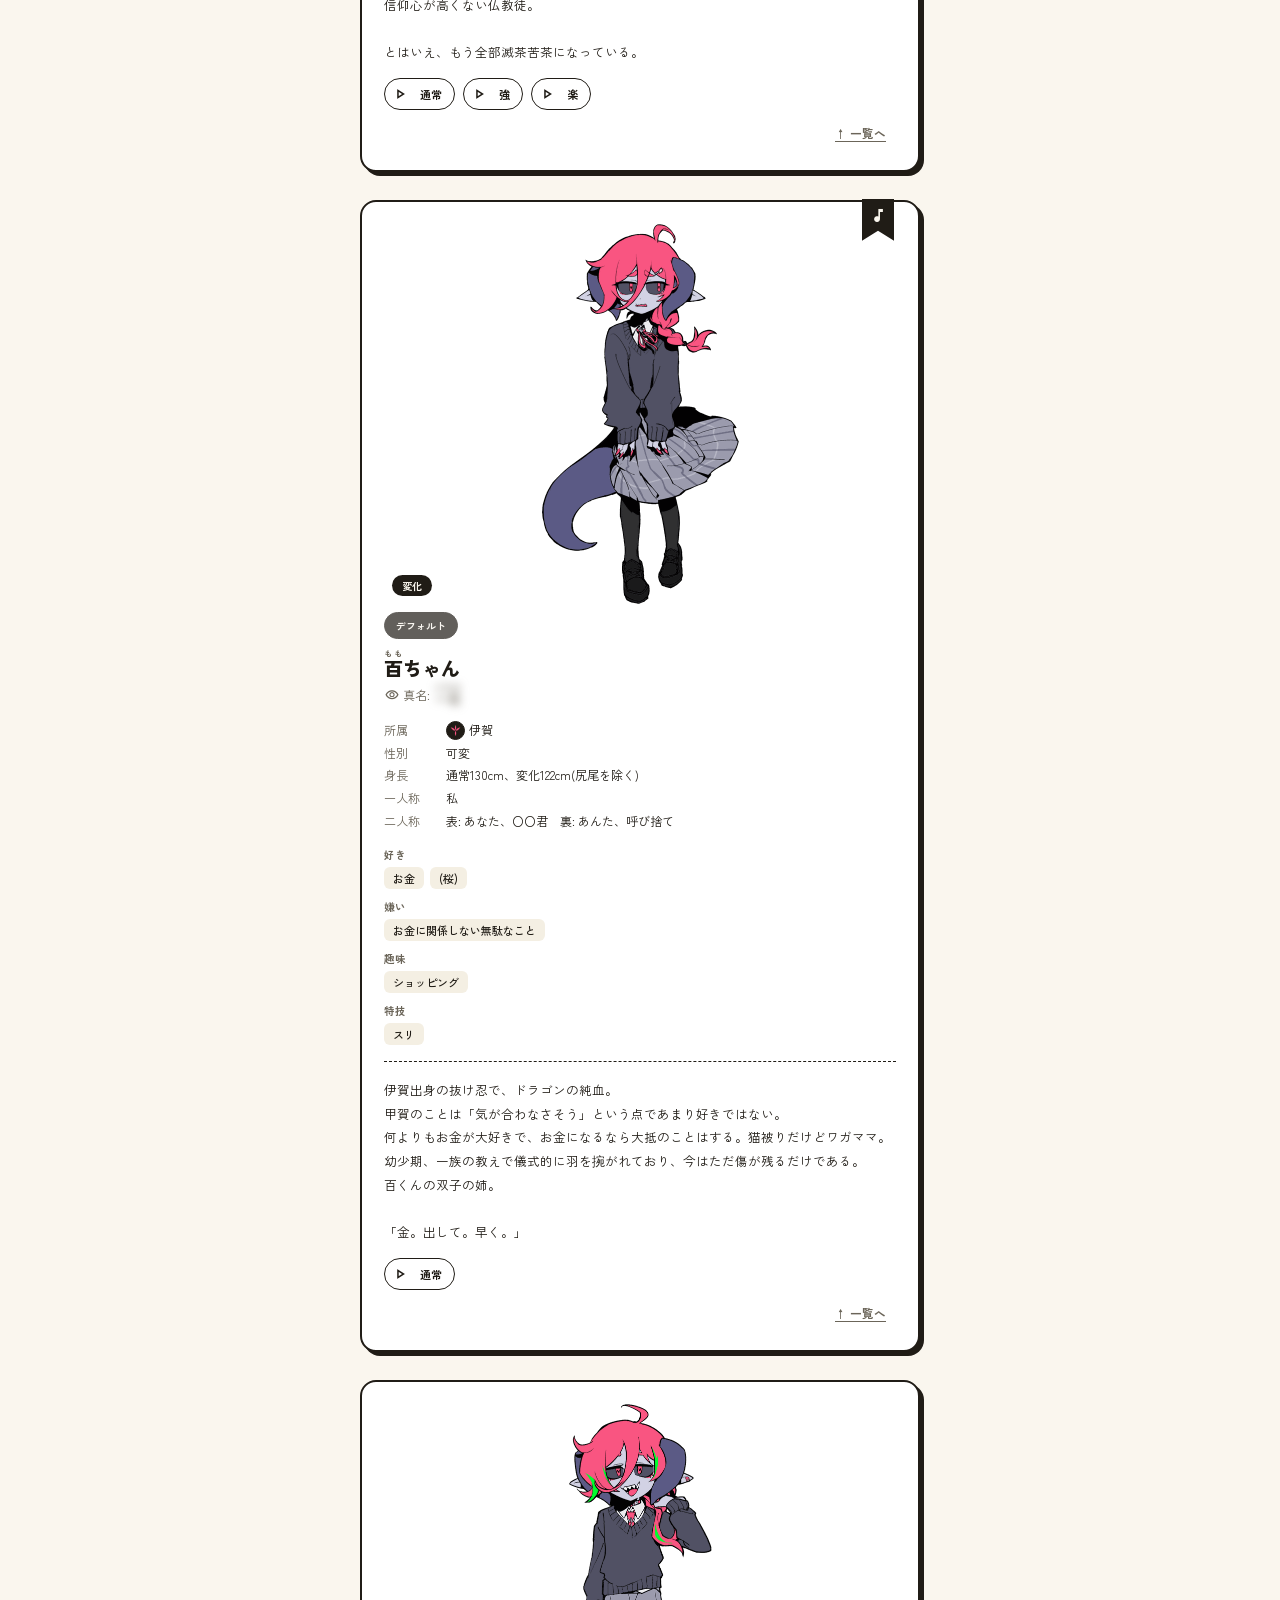
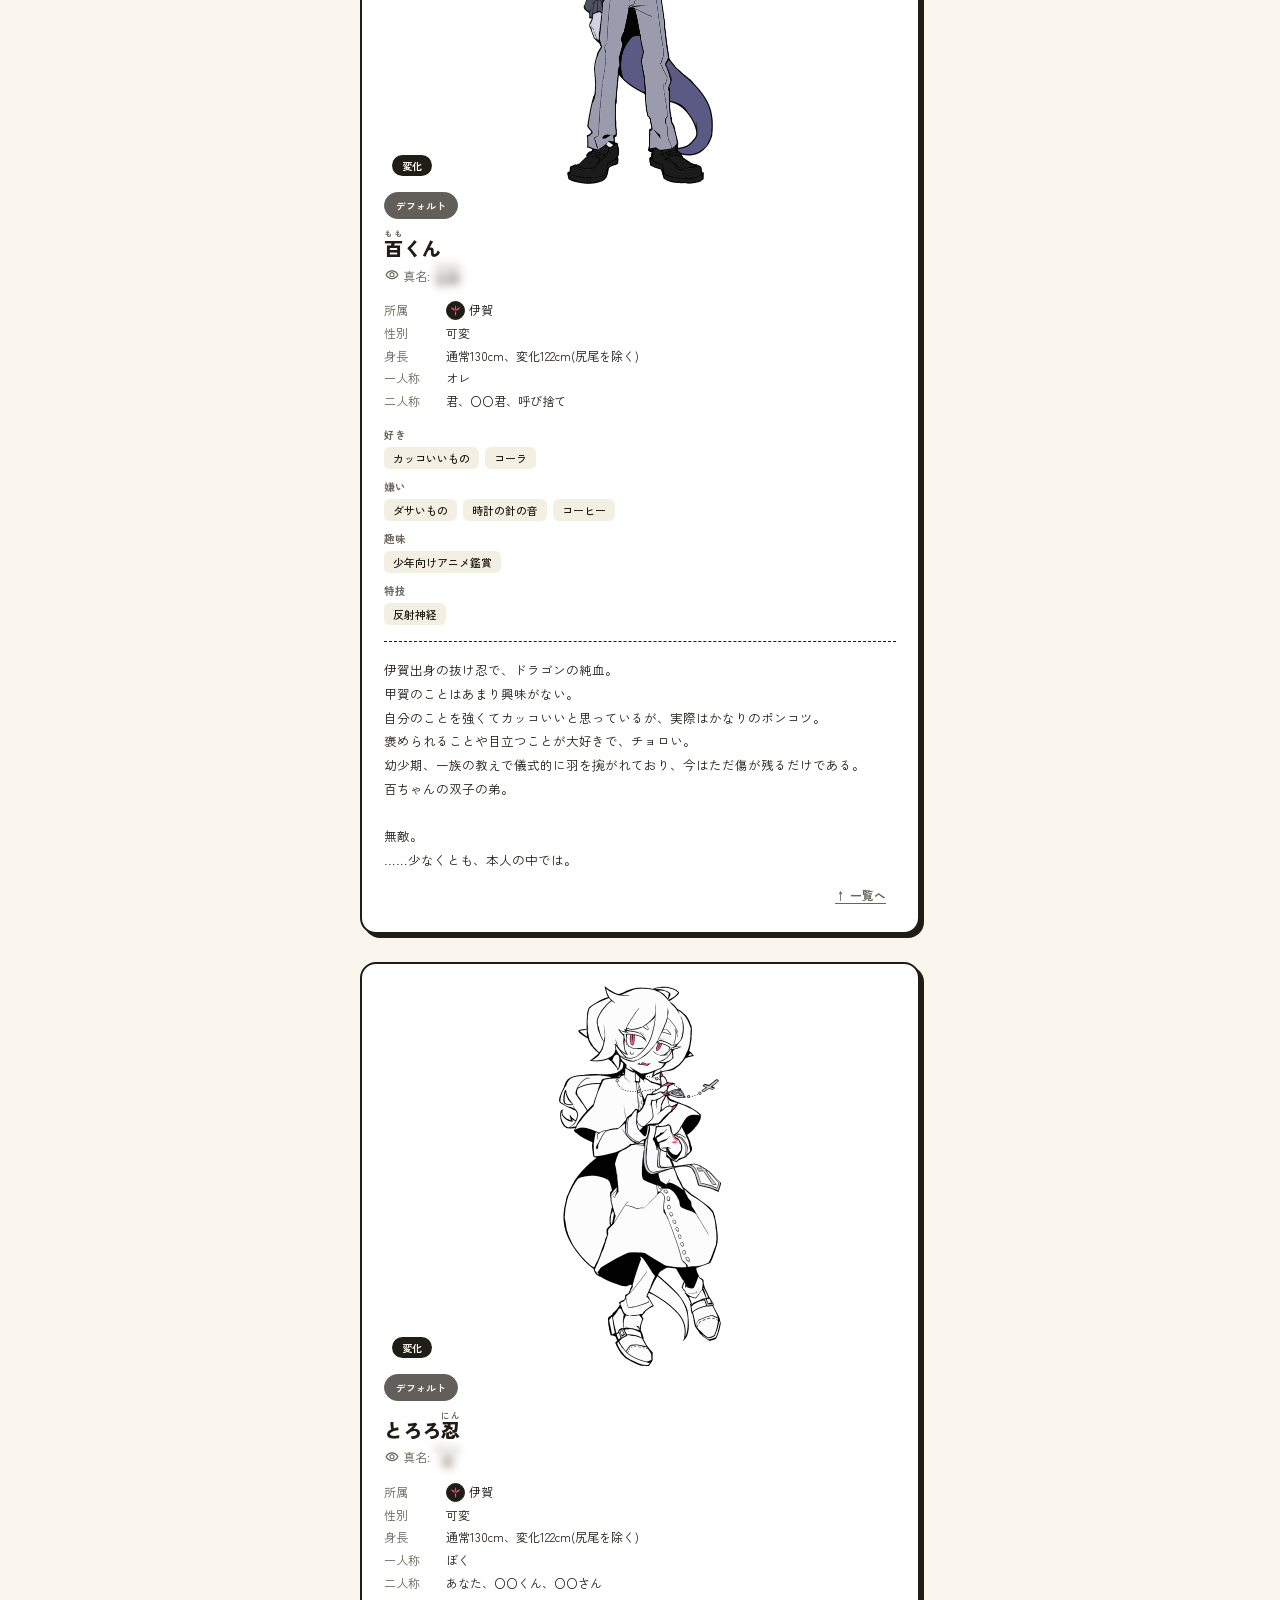
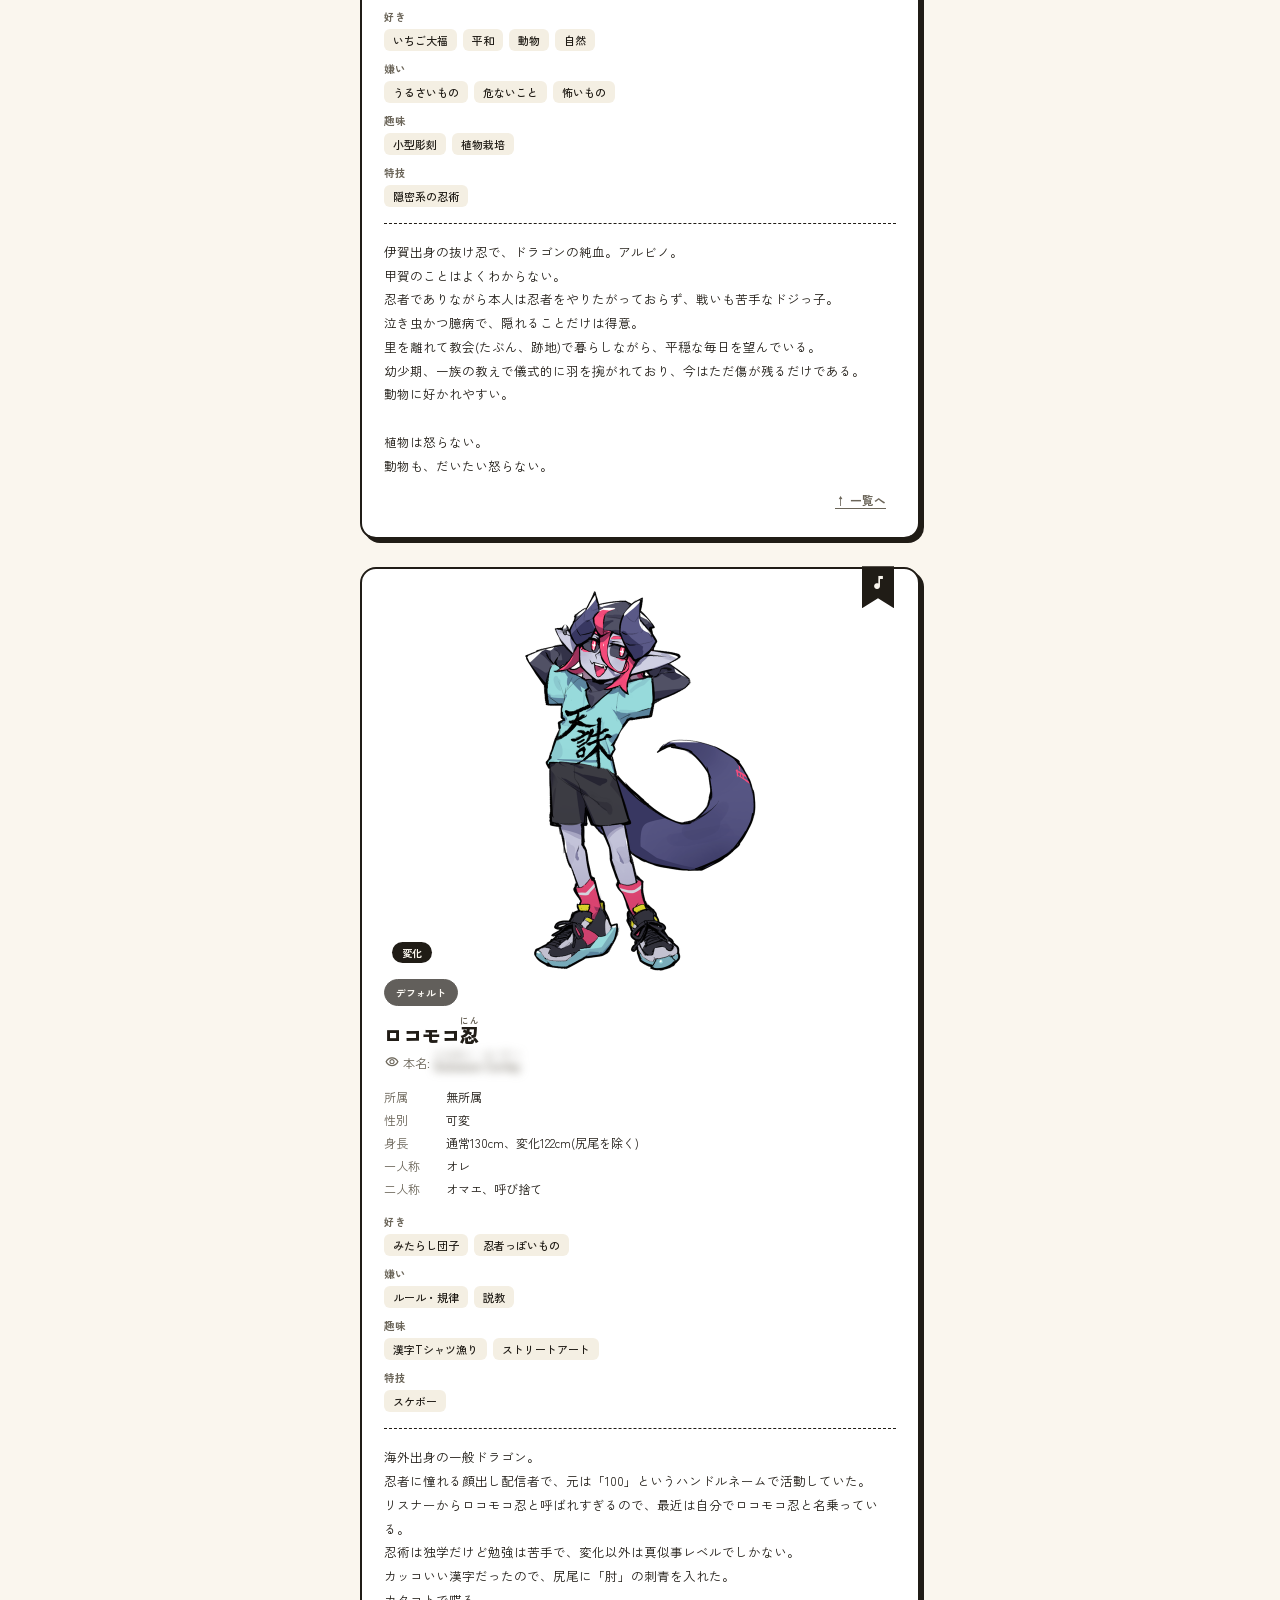
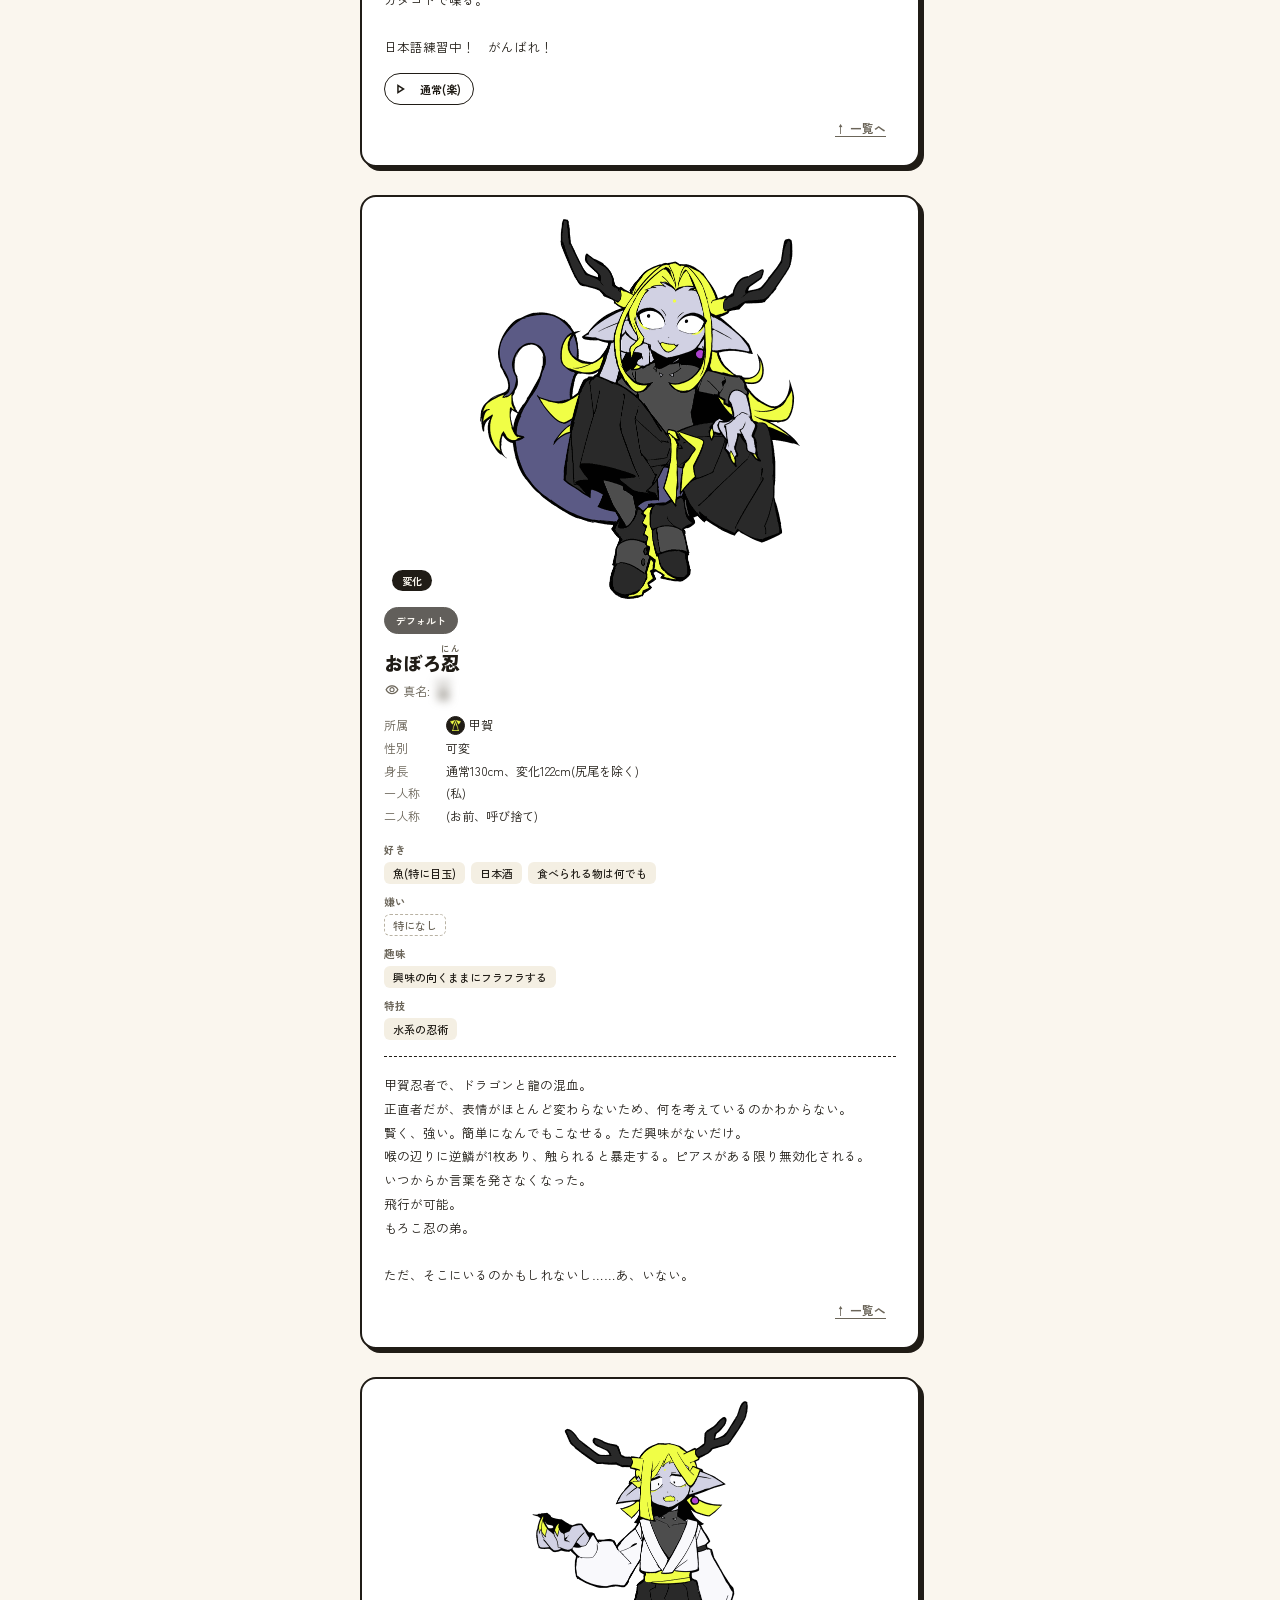
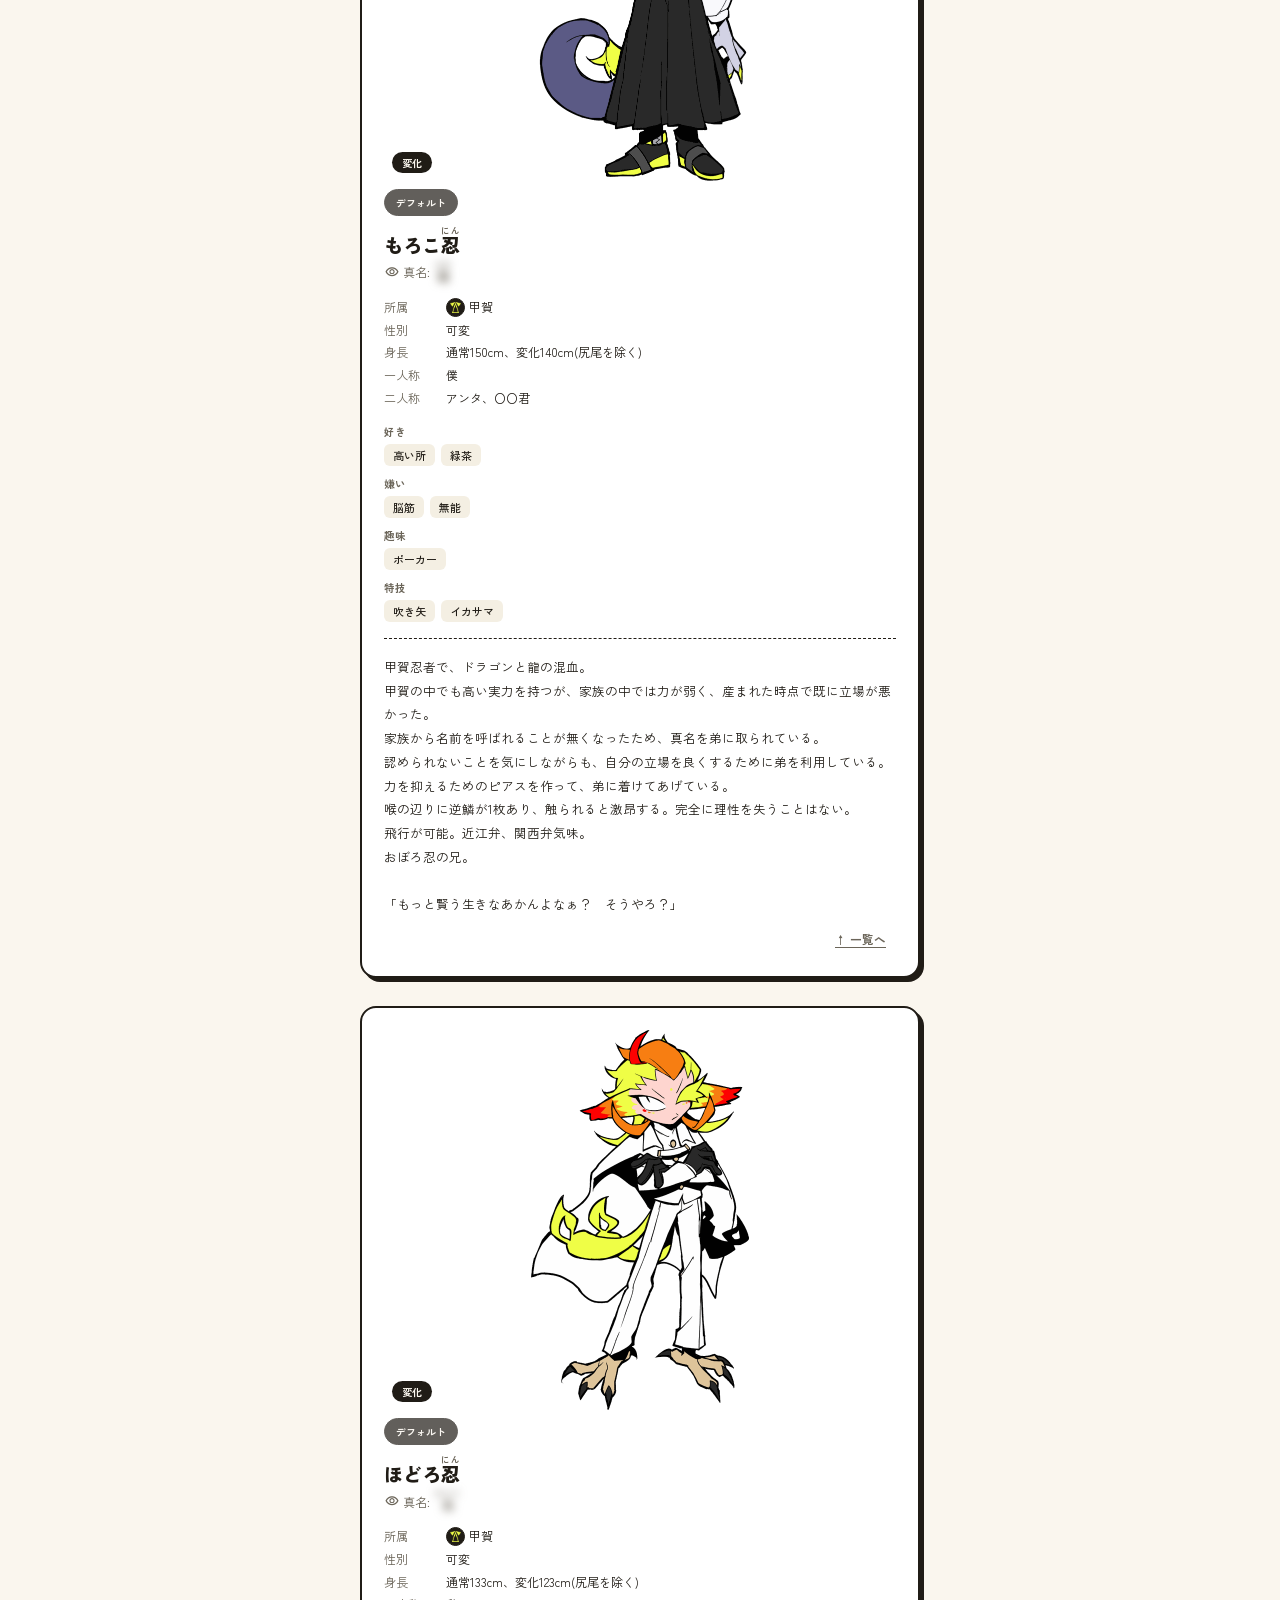
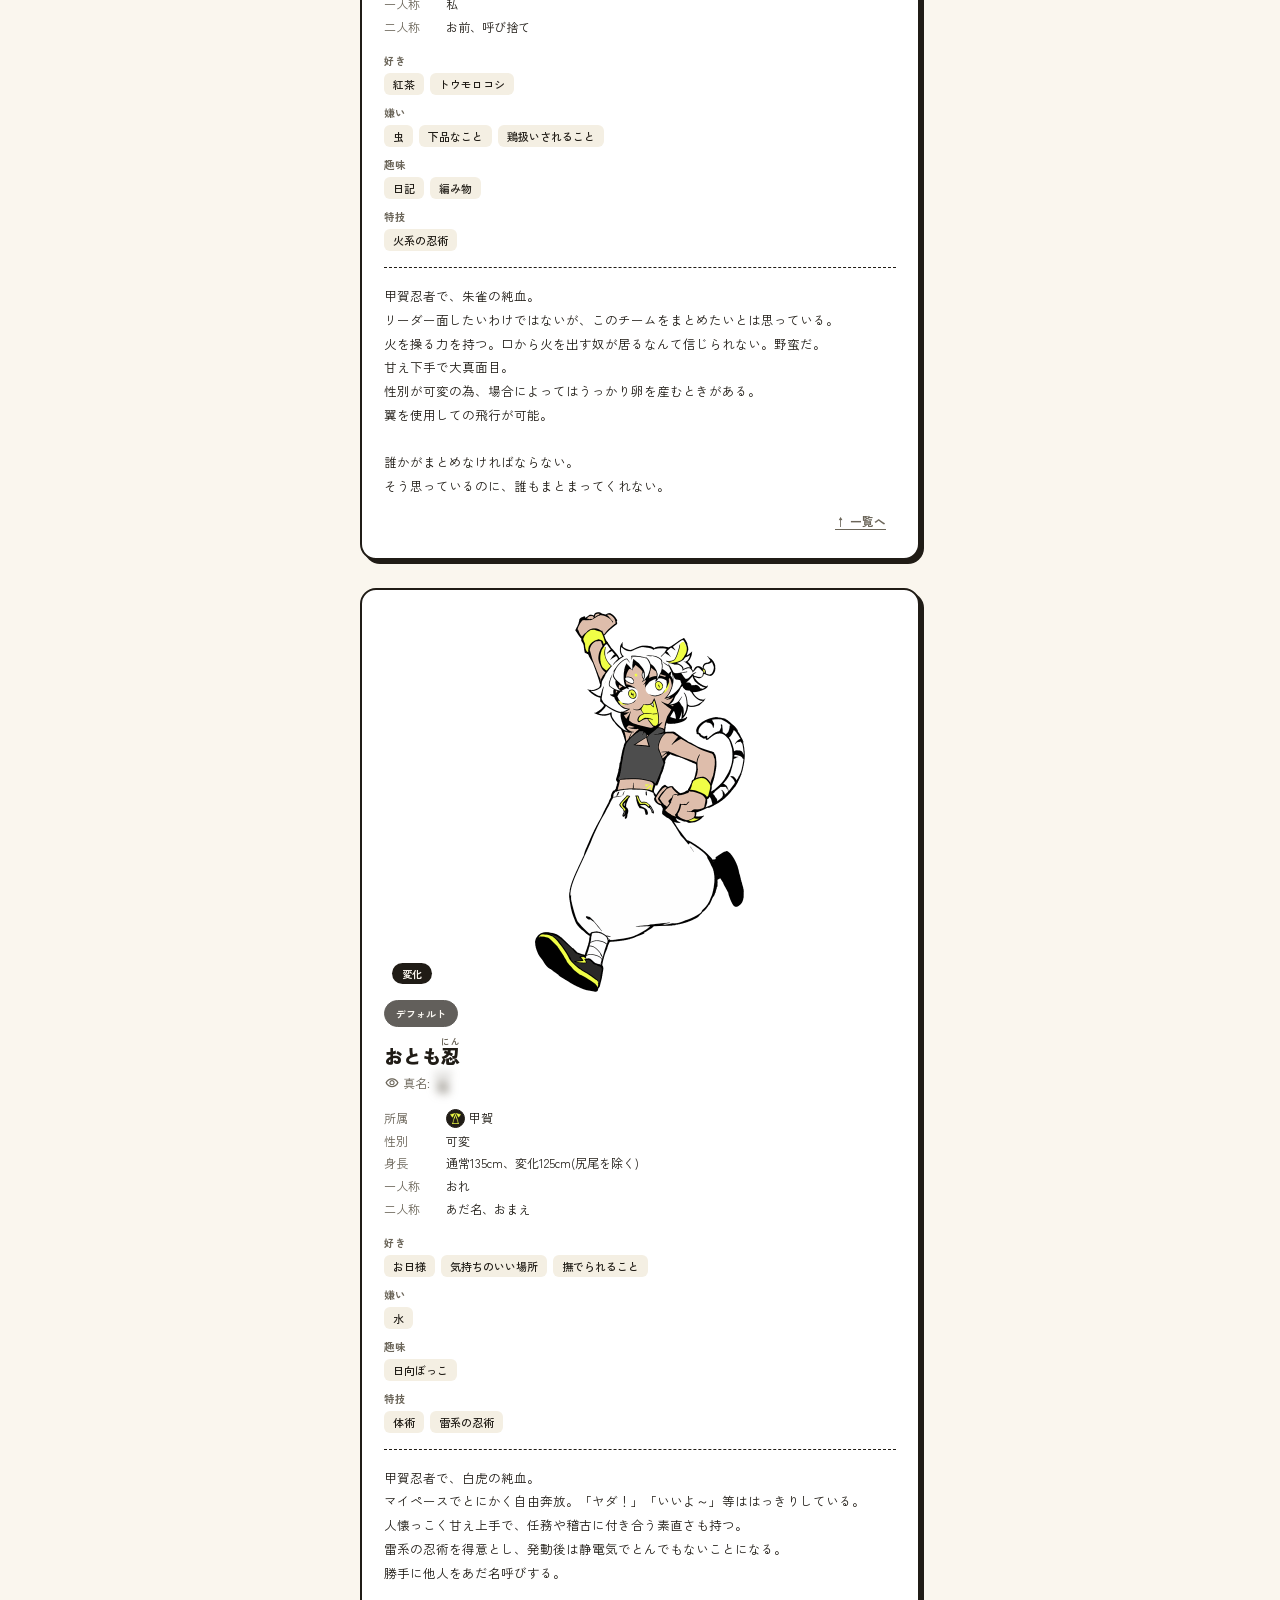
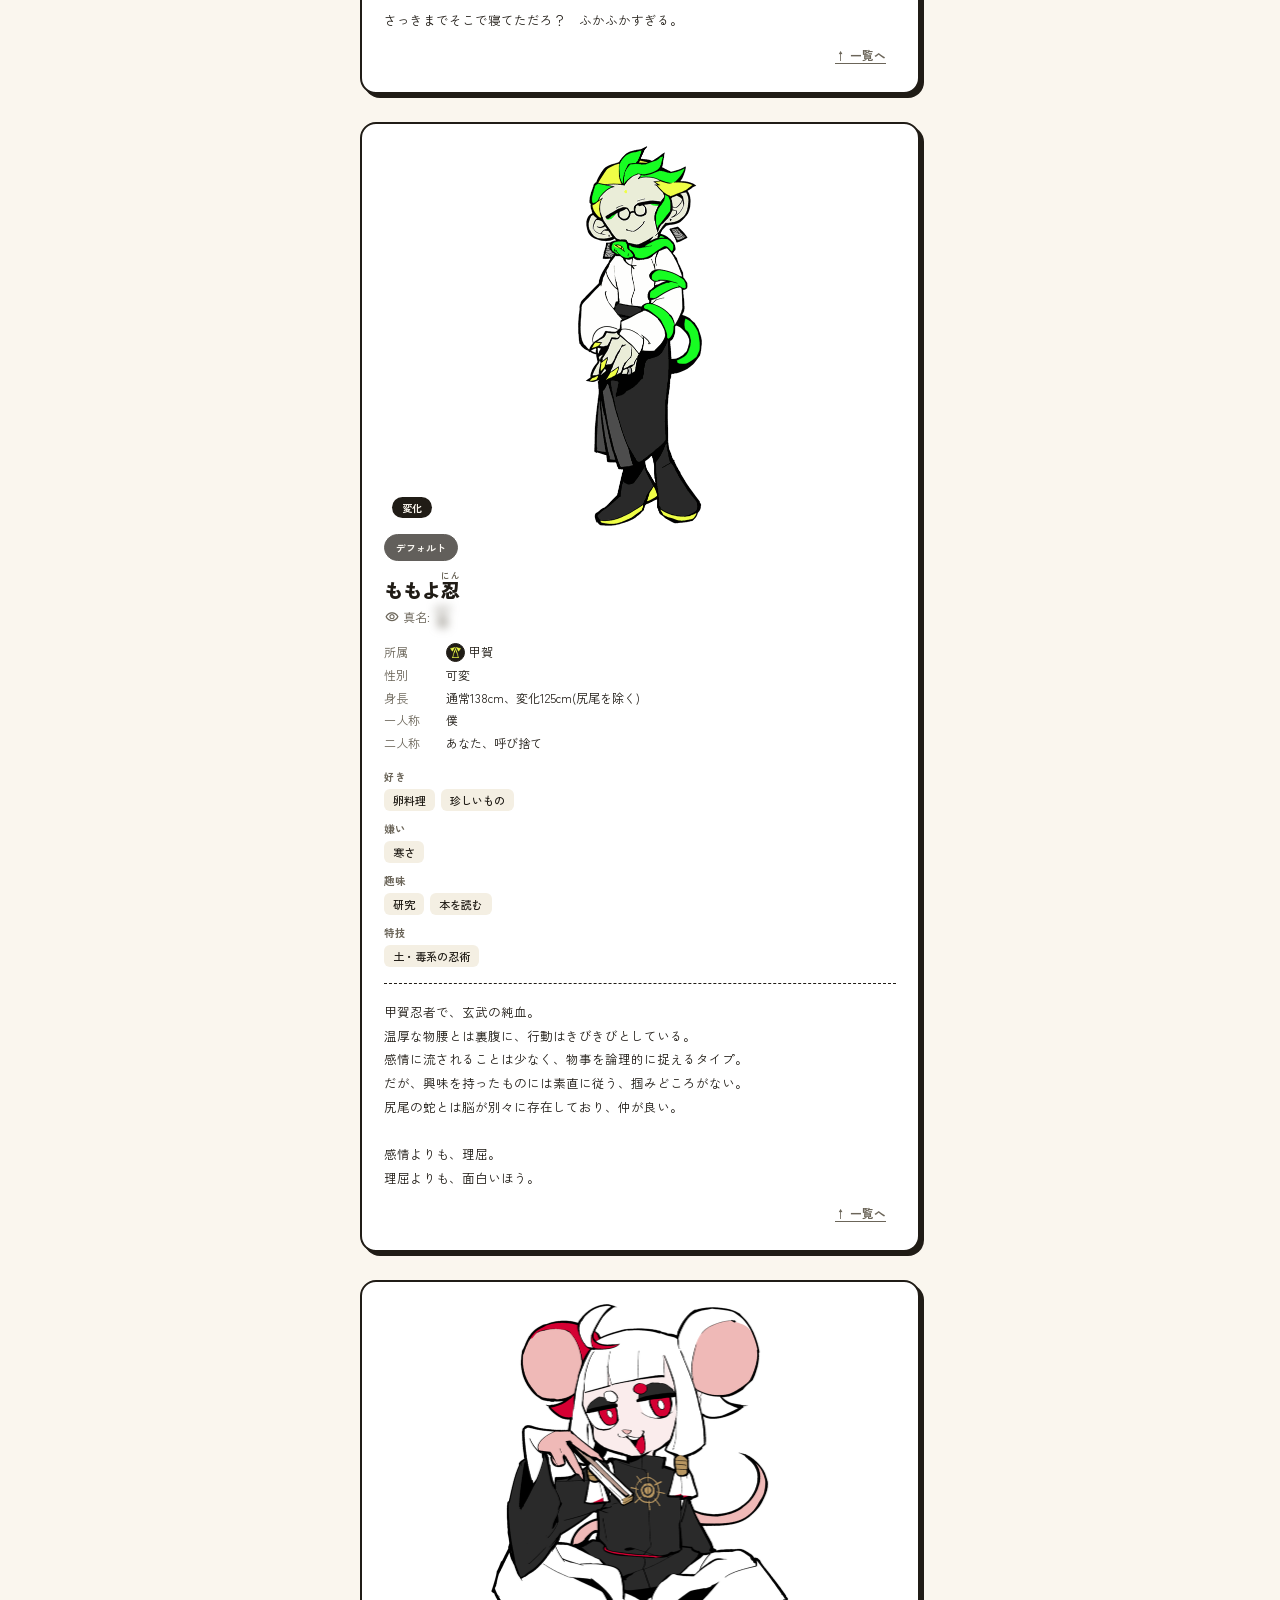
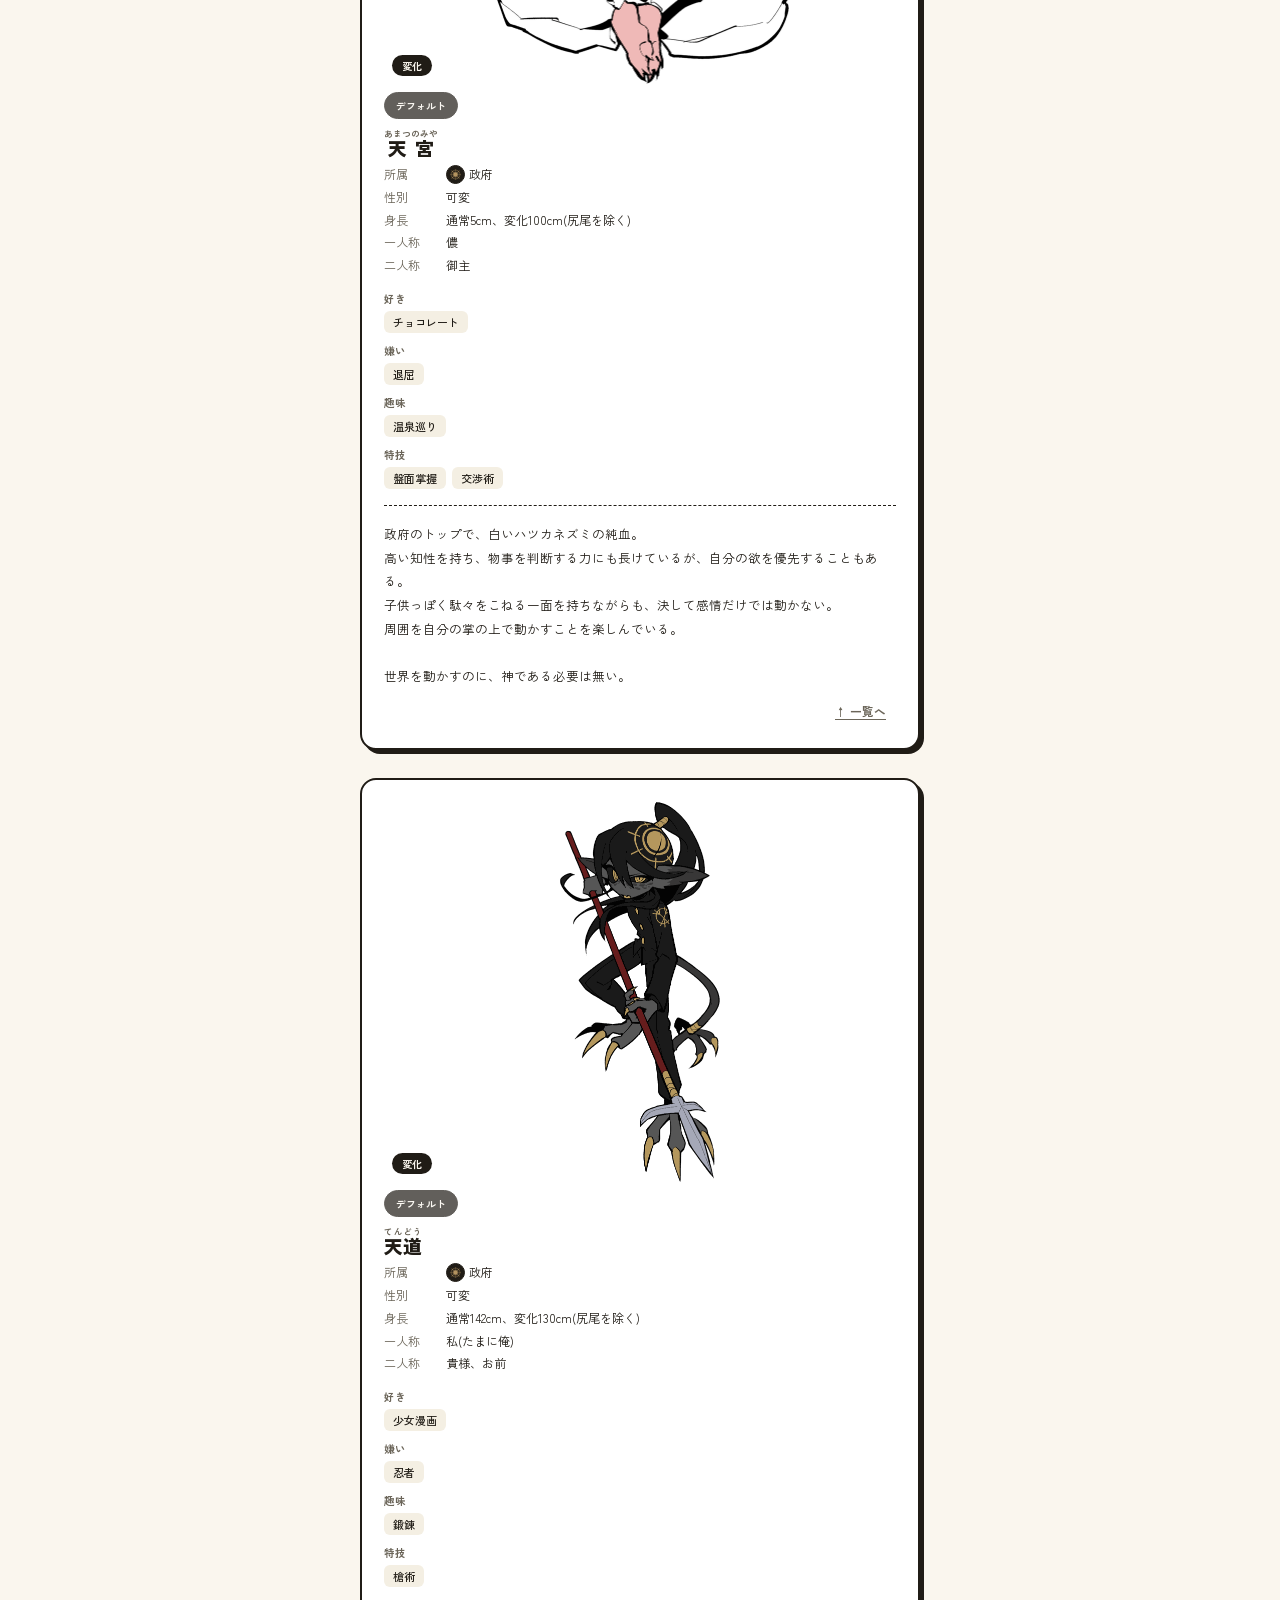
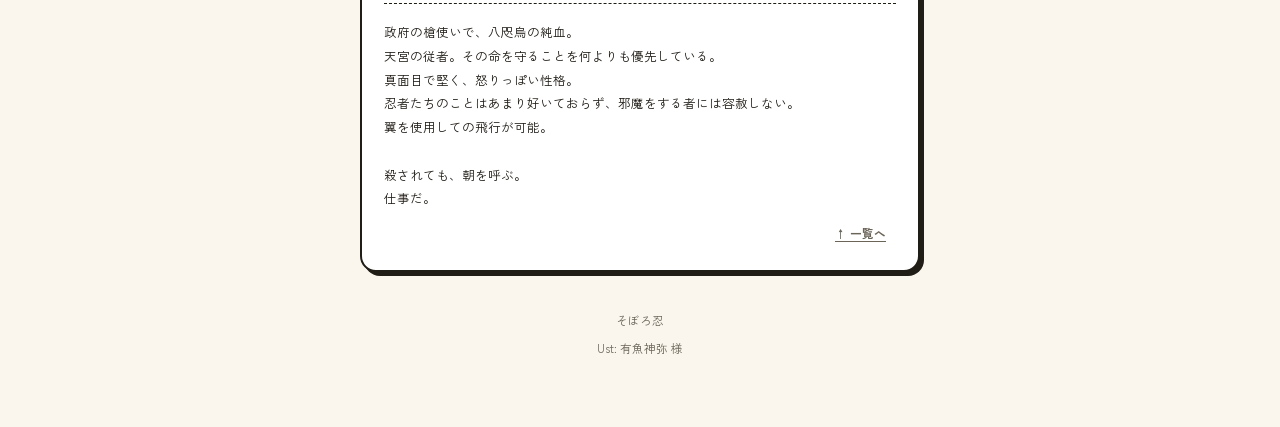
<file: oc.html>
<!DOCTYPE html>
<html lang="ja">
<head>
<!-- Google tag (gtag.js) -->
<script async src="https://www.googletagmanager.com/gtag/js?id=G-SQ4Q495FTY"></script>
<script>
  window.dataLayer = window.dataLayer || [];
  function gtag(){dataLayer.push(arguments);}
  gtag('js', new Date());

  gtag('config', 'G-SQ4Q495FTY');
</script>
<meta charset="UTF-8">
<meta name="viewport" content="width=device-width, initial-scale=1">
<meta property="og:title" content="そぼろ忍のOC" />
<meta property="og:description" content="そぼろ忍のオリジナルキャラクターまとめ" />
<meta property="og:type" content="website" />
<meta property="og:site_name" content="そぼろ忍" />
<meta property="og:url" content="https://soboronin.github.io/Soboronin-Pages/oc.html" />
<meta property="og:image" content="https://soboronin.github.io/Soboronin-Pages/img/card_originalCharacters.png" />
<meta name="twitter:card" content="summary_large_image" />
<link rel="canonical" href="https://soboronin.github.io/Soboronin-Pages/oc.html" />
<meta name="theme-color" content="#faf6ee">
<link rel="icon" href="img/icon_soboronin.png" type="image/png">
<link rel="apple-touch-icon" href="img/icon_soboronin.png">
<title>OC | そぼろ忍</title>
<meta name="description" content="そぼろ忍のオリジナルキャラクターまとめ">
<link rel="preconnect" href="https://fonts.googleapis.com">
<link rel="preconnect" href="https://fonts.gstatic.com" crossorigin>
<link rel="preconnect" href="https://www.googletagmanager.com">
<!-- フォントのCSSは、ページの表示を止めないように、あとから読み込みます(届くまでは代わりのフォントで表示されます)。
     アイコンは、フォントが届くまで隠しておきます(読み込み前は「close」などの文字名が見えてしまうため)。
     新しいアイコンを使うときは、icon_names にその名前を追加してください
     (アルファベット順・全ページ共通の同じURLにすると、ブラウザのキャッシュが効きます) -->
<script>
  (function () {
    document.documentElement.classList.add('js');
    var shown = false;
    function showIcons() {
      if (shown) return;
      shown = true;
      document.documentElement.classList.add('icons-ready');
    }
    if (document.fonts && document.fonts.addEventListener) {
      document.fonts.addEventListener('loadingdone', function (e) {
        for (var i = 0; i < e.fontfaces.length; i++) {
          if (String(e.fontfaces[i].family).indexOf('Material Symbols') >= 0) {
            showIcons();
            break;
          }
        }
      });
    }
    // 環境によっては、上の検知がうまく働かないことがある(Font Loading API 未対応、
    // 読み込みの合図が来ない、など)。その場合にアイコンが永久に隠れたままにならないよう、
    // 2.5秒たったら、検知できていなくても表示する(最悪でもフォント読み込み前と同じ見え方に戻るだけ)
    setTimeout(showIcons, 2500);
  })();
</script>
<link rel="stylesheet" href="https://fonts.googleapis.com/css2?family=Zen+Kaku+Gothic+New:wght@500;700;900&display=swap" media="print" onload="this.media='all'">
<link rel="stylesheet" href="https://fonts.googleapis.com/css2?family=Material+Symbols+Outlined:opsz,wght,FILL,GRAD@24,400,0,0&icon_names=casino,checklist,close,content_copy,edit,favorite,format_align_left,forum,ink_pen,live_tv,mail,more_horiz,movie,music_note,pause,pets,photo,photo_camera,play_arrow,shopping_bag,shuffle,smartphone,sms,sports_esports,storefront,swap_horiz,swords,tv_gen,tv_with_assistant,visibility,visibility_off,web_stories&display=block" media="print" onload="this.media='all'">
<noscript>
  <link rel="stylesheet" href="https://fonts.googleapis.com/css2?family=Zen+Kaku+Gothic+New:wght@500;700;900&display=swap">
  <link rel="stylesheet" href="https://fonts.googleapis.com/css2?family=Material+Symbols+Outlined:opsz,wght,FILL,GRAD@24,400,0,0&icon_names=casino,checklist,close,content_copy,edit,favorite,format_align_left,forum,ink_pen,live_tv,mail,more_horiz,movie,music_note,pause,pets,photo,photo_camera,play_arrow,shopping_bag,shuffle,smartphone,sms,sports_esports,storefront,swap_horiz,swords,tv_gen,tv_with_assistant,visibility,visibility_off,web_stories&display=block">
</noscript>
<link rel="stylesheet" href="common.css" />
<style>
  header { margin-bottom: 28px; }

  /* --- 世界観フィルター(単一選択) --- */
  .world-filters {
    display: flex;
    gap: 8px;
    margin: 22px 0;
  }

  .world-filters button {
    font-family: inherit;
    flex: 1;
    padding: 9px 14px;
    border: 2.5px solid var(--card-border);
    border-radius: 10px;
    font-weight: 700;
    font-size: 13px;
    background: #fff;
    color: var(--ink);
    cursor: pointer;
  }

  .world-filters button.active {
    background: var(--ink);
    color: var(--bg);
  }

  /* --- キャスト一覧(タップでそのキャラまでジャンプ) --- */
  .cast-index {
    display: grid;
    grid-template-columns: repeat(auto-fill, minmax(60px, 1fr));
    gap: 14px 6px;
    margin-bottom: 28px;
  }

  .cast-item {
    display: flex;
    flex-direction: column;
    align-items: center;
    gap: 5px;
    min-width: 0;
    text-decoration: none;
    color: var(--ink);
    cursor: pointer;
  }

  .cast-thumb {
    width: 50px;
    height: 50px;
    border-radius: 50%;
    border: 2px solid var(--card-border);
    background-size: cover;
    background-position: top center;
    background-color: #fff;
  }

  .cast-thumb.placeholder {
    background-color: #f1ebdd;
    background-image: repeating-linear-gradient(135deg, #fff, #fff 6px, #f1ebdd 6px, #f1ebdd 12px) !important;
    border-style: dashed;
  }

  .cast-name {
    font-size: 10.5px;
    font-weight: 700;
    text-align: center;
    line-height: 1.25;
  }

  /* 所属フィルターで外れているキャラ: 薄くして、タップも効かなくする */
  .cast-item { transition: opacity 0.18s ease; }
  .cast-item.cast-dim { opacity: 0.3; pointer-events: none; }

  .cast-item:focus-visible,
  .oc-portrait:focus-visible,
  .true-name:focus-visible {
    outline: 3px solid var(--ink);
    outline-offset: 2px;
    border-radius: 6px;
  }

  /* --- 所属フィルター(とどのつまり限定・複数選択可) --- */
  .affil-filters {
    display: flex;
    flex-wrap: wrap;
    gap: 8px;
    margin: 0 0 22px;
  }

  .affil-filters button {
    font-family: inherit;
    flex: 1 1 0;
    padding: 6px 8px;
    border: 2px solid var(--card-border);
    border-radius: 999px;
    font-weight: 700;
    font-size: 12px;
    background: #fff;
    color: var(--ink);
    cursor: pointer;
  }

  .affil-filters button.active {
    background: var(--ink);
    color: var(--bg);
  }

  .oc-card {
    transition: opacity 0.18s ease, transform 0.18s ease;
  }

  .oc-card.affil-hidden {
    display: none;
  }

  .oc-card.affil-leaving {
    opacity: 0;
    transform: scale(0.97);
  }

  .oc-card.affil-entering {
    opacity: 0;
    transform: scale(0.97);
  }

  /* --- 所属アイコン --- */
  .affil-icon {
    display: inline-flex;
    align-items: center;
    justify-content: center;
    width: 19px;
    height: 19px;
    border-radius: 50%;
    flex: 0 0 auto;
    margin-right: 4px;
    background-color: var(--ink);
    border: 1.5px solid var(--ink);
  }

  .affil-icon:not(.placeholder) {
    background-size: 65%;
    background-repeat: no-repeat;
    background-position: center;
  }

  .affil-icon.placeholder {
    border: 1.5px dashed var(--card-border);
    background-color: #fff;
  }

  .affil-icon[data-affil="none"] {
    display: none;
  }

  /* --- キャラクター選択リスト(上部) --- */
  .char-select {
    display: flex;
    flex-wrap: wrap;
    gap: 10px;
    margin-bottom: 34px;
  }

  .char-select a {
    display: flex;
    align-items: center;
    gap: 8px;
    padding: 8px 14px 8px 8px;
    background: #fff;
    border: 2.5px solid var(--card-border);
    border-radius: 999px;
    text-decoration: none;
    color: var(--ink);
    font-size: 13px;
    font-weight: 700;
  }

  .char-select .thumb {
    width: 30px;
    height: 30px;
    border-radius: 50%;
    border: 1.5px solid var(--card-border);
    object-fit: cover;
    background: var(--yellow);
  }

  /* --- キャラクター詳細カード --- */
  .oc-list {
    display: flex;
    flex-direction: column;
    gap: 28px;
  }

  /* 各カード下の「↑ 一覧へ」 */
  #worldFilters { scroll-margin-top: 16px; }

  .oc-foot {
    display: flex;
    justify-content: flex-end;
    gap: 4px;
    margin-top: 8px;
  }

  .oc-foot-btn {
    padding: 7px 10px;
    border: none;
    border-radius: 8px;
    background: none;
    font: inherit;
    font-size: 11.5px;
    font-weight: 700;
    color: var(--ink-dim);
    text-decoration: underline;
    text-underline-offset: 3px;
    cursor: pointer;
  }

  .oc-foot-btn:hover { color: var(--ink); }

  .oc-foot-btn:focus-visible {
    outline: 3px solid var(--ink);
    outline-offset: 1px;
  }

  /* カードができるまでの間、リストの場所を確保しておく。
     (途中で画面が描画されても、フッターなど下にあるものが、あとでガクッとずれないように。
      .js は各ページの head で付く。JavaScriptが無効なときは、この指定は効かない) */
  .js .oc-list:not(.is-ready) { min-height: 100vh; }

  /* oc-data.js に書き間違いがあるときだけ出る注意書き */
  .oc-notice {
    padding: 12px 16px;
    border: 2px dashed var(--card-border);
    border-radius: 12px;
    background: #fff;
    font-size: 12px;
    line-height: 1.7;
  }
  .oc-notice strong { display: block; margin-bottom: 4px; }
  .oc-notice ul { margin: 0; padding-left: 1.3em; }

  .oc-card {
    position: relative;
    background: #fff;
    border: 2.5px solid var(--card-border);
    border-radius: 16px;
    padding: 22px;
    box-shadow: 4px 4px 0 var(--card-border);
    scroll-margin-top: 20px;
  }

  /* UTAU配布ページへのブックマーク風リンク */
  .utau-badge {
    position: absolute;
    top: -3px;
    right: 24px;
    width: 32px;
    height: 42px;
    background: var(--ink);
    color: var(--bg);
    display: flex;
    align-items: flex-start;
    justify-content: center;
    padding-top: 8px;
    line-height: 1;
    text-decoration: none;
    clip-path: polygon(0 0, 100% 0, 100% 100%, 50% 76%, 0 100%);
    z-index: 2;
    transition: transform 0.12s ease;
  }

  .utau-badge .material-symbols-outlined {
    font-size: 17px;
  }

  .utau-badge:hover { transform: translateY(2px); }

  .utau-badge:focus-visible {
    outline: 2px solid var(--card-border);
    outline-offset: 2px;
  }

  .oc-head {
    margin-bottom: 16px;
  }

  .oc-portrait-wrap {
    width: 100%;
    margin-bottom: 10px;
  }

  /* バッジや煙は、衣装ボタン欄を含まない「画像そのものの範囲」を基準に置きたいので
     ここに position:relative を持たせる(costume-select の高さ変化の影響を受けないように) */
  .oc-portrait-stage {
    position: relative;
  }

  .oc-portrait {
    width: 100%;
    aspect-ratio: 4 / 5;
    max-height: 380px;
    display: flex;
    align-items: center;
    justify-content: center;
    color: var(--ink-dim);
    cursor: pointer;
    overflow: hidden;
  }

  .oc-portrait img {
    max-width: 100%;
    max-height: 100%;
    width: auto;
    height: auto;
    object-fit: contain;
    display: block;
  }

  .oc-portrait.single { cursor: default; }

  .portrait-badge {
    position: absolute;
    bottom: 8px;
    left: 8px;
    background: var(--ink);
    color: var(--bg);
    font-size: 10px;
    font-weight: 700;
    padding: 3px 10px;
    border-radius: 999px;
    white-space: nowrap;
  }

  .oc-portrait.placeholder {
    border-radius: 10px;
    border: 2px dashed var(--card-border);
    background-color: #f1ebdd;
    background-image: repeating-linear-gradient(135deg, #fff, #fff 8px, #f1ebdd 8px, #f1ebdd 16px) !important;
  }

  /* 変化(人間/人外)切り替え時の煙エフェクト:
     左右から煙画像が中央へ寄ってきて、キャラの姿を隠している間に裏で画像を差し替える */
  .poof {
    position: absolute;
    inset: 0;
    pointer-events: none;
    overflow: hidden;
  }

  .poof-cloud {
    position: absolute;
    top: 0;
    width: 75%;
    height: 100%;
    background-repeat: no-repeat;
    background-size: contain;
    opacity: 0;
  }

  .poof-cloud.left {
    left: 0;
    background-position: left center;
    transform: translateX(-55%);
  }

  .poof-cloud.right {
    right: 0;
    background-position: right center;
    transform: translateX(55%);
  }

  /* 煙の画像は、最初の描画のあとに読み込む(html に smoke-ready が付く)。
     最初の描画より前に画像を読み込み始めると、最初の表示(FCP)が遅れるため */
  .smoke-ready .poof-cloud.left { background-image: url('img/oc/effects/smoke_left.png'); }
  .smoke-ready .poof-cloud.right { background-image: url('img/oc/effects/smoke_right.png'); }

  .poof.active .poof-cloud {
    animation: poof-sweep 0.6s ease-in-out forwards;
  }

  .poof.active .poof-cloud.right {
    animation-name: poof-sweep-right;
  }

  @keyframes poof-sweep {
    0% { transform: translateX(-55%); opacity: 0; }
    35% { opacity: 1; }
    55% { transform: translateX(0%); opacity: 1; }
    100% { transform: translateX(20%); opacity: 0; }
  }

  @keyframes poof-sweep-right {
    0% { transform: translateX(55%); opacity: 0; }
    35% { opacity: 1; }
    55% { transform: translateX(0%); opacity: 1; }
    100% { transform: translateX(-20%); opacity: 0; }
  }

  /* 立ち絵そのものを白でいったん完全に覆い隠してから、新しい姿をフェードで見せる。
     煙エフェクト(poof-cloud)が微妙な場合は、下の2つの .poof-cloud の行だけ
     HTML側から削除すればこの白フェードだけが残ります */
  .poof-flash {
    position: absolute;
    inset: 0;
    background: #fff;
    opacity: 0;
  }

  .poof.active .poof-flash {
    animation: poof-flash 0.6s ease-in-out forwards;
  }

  @keyframes poof-flash {
    0% { opacity: 0; }
    40% { opacity: 1; }
    60% { opacity: 1; }
    100% { opacity: 0; }
  }

  /* 衣装違い選択(通常/変化の切り替えとは別) */
  .costume-select {
    display: none;
    flex-wrap: wrap;
    justify-content: flex-start;
    align-items: flex-start;
    align-content: flex-start;
    gap: 6px;
    margin-top: 8px;
    width: 100%;
  }

  .costume-select button {
    font-family: inherit;
    padding: 6px 11px;
    border: 1.5px solid var(--card-border);
    border-radius: 999px;
    font-size: 10px;
    font-weight: 700;
    line-height: 1.3;
    white-space: nowrap;
    box-sizing: border-box;
    background: #fff;
    color: var(--ink);
    cursor: pointer;
  }

  .costume-select button.active {
    background: var(--ink);
    color: var(--bg);
  }

  .costume-select button:disabled {
    cursor: default;
    opacity: 0.7;
  }

  .oc-info { min-width: 0; }

  .oc-name {
    font-size: 19px;
    font-weight: 900;
    margin: 0 0 2px;
  }

  .true-name {
    display: inline-flex;
    align-items: center;
    gap: 4px;
    font-size: 12px;
    color: var(--ink-dim);
    cursor: pointer;
    padding: 6px 0;
    margin: -6px 0 6px; /* 押せる範囲を広げつつ、見た目の位置は変えない */
  }

  .true-name .value {
    font-weight: 700;
    filter: blur(5px);
    transition: filter 0.15s ease;
    user-select: none;
  }

  .true-name.revealed .value {
    filter: none;
    user-select: text;
  }

  .true-name-icon {
    display: inline-flex;
    align-items: center;
    justify-content: center;
    width: 15px;
    height: 15px;
    flex: 0 0 auto;
  }

  .true-name .material-symbols-outlined {
    font-size: 14px;
    line-height: 1;
  }

  /* ルビ(真名・通常の名前どちらにも適用、小さめ) */
  .oc-info ruby rt {
    font-size: 8.5px;
    font-weight: 700;
    color: var(--ink-dim);
    letter-spacing: 0;
  }

  /* --- ボイスサンプル再生(カード下部・控えめ、複数可) --- */
  .voice-row {
    display: flex;
    flex-wrap: wrap;
    align-items: center;
    gap: 8px;
    margin-top: 14px;
  }

  .voice-play {
    display: inline-flex;
    align-items: center;
    gap: 5px;
    padding: 0 10px 0 0;
    border-radius: 999px;
    border: 1.5px solid var(--card-border);
    background: #fff;
    cursor: pointer;
    font-family: inherit;
    font-size: 11px;
    font-weight: 700;
    color: var(--ink);
  }

  .voice-play .icon-circle {
    display: flex;
    align-items: center;
    justify-content: center;
    width: 30px;
    height: 30px;
    border-radius: 50%;
    flex: 0 0 auto;
  }

  .voice-play .material-symbols-outlined {
    font-size: 16px;
  }

  .voice-play-label {
    padding-right: 2px;
  }

  /* ラベルが無いボタン(1個しか無い時など)はアイコンだけの丸ボタンにする */
  .voice-play:not(:has(.voice-play-label)) {
    padding: 0;
  }

  .voice-play[disabled] {
    opacity: 0.3;
    cursor: default;
  }

  .voice-play.playing {
    animation: voice-pulse 0.9s ease-in-out infinite;
  }

  @keyframes voice-pulse {
    0%, 100% { box-shadow: 0 0 0 0 rgba(32, 28, 22, 0.25); }
    50% { box-shadow: 0 0 0 5px rgba(32, 28, 22, 0); }
  }

  dl.oc-facts {
    margin: 0;
    font-size: 12px;
    line-height: 1.9;
  }

  dl.oc-facts div { display: flex; gap: 6px; }
  dl.oc-facts dt { color: var(--ink-dim); flex: 0 0 56px; }
  dl.oc-facts dd { margin: 0; flex: 1; display: flex; align-items: center; flex-wrap: wrap; }

  .taggroups {
    margin: 14px 0 0;
    display: flex;
    flex-direction: column;
    gap: 10px;
  }

  .taggroup {
    /* ラベルとチップを縦積みにする(横並びだとチップの数が多い時に
       幅がうまく詰まらず崩れていたため) */
  }

  .tg-label {
    display: block;
    font-size: 10.5px;
    color: var(--ink-dim);
    font-weight: 700;
    margin-bottom: 5px;
  }

  .oc-tags {
    display: flex;
    flex-wrap: wrap;
    gap: 6px;
  }

  .oc-tags span {
    display: inline-block;
    font-size: 11px;
    font-weight: 500;
    padding: 3px 9px;
    border-radius: 6px;
    border: none;
    background: #f4efe3;
    color: var(--ink);
  }

  /* 好き/嫌い/趣味/特技がそもそも無い項目用。
     サイト内では点線=「未設定・空」の意味で使っているので(空サムネイルなど)、
     中身のあるチップ(塗り)に対して、点線の枠だけの空っぽチップにする */
  .oc-tags span.tag-none {
    padding: 2px 8px;
    border: 1px dashed #b9b2a3;
    background: transparent;
    color: var(--ink-dim);
  }

  .oc-desc {
    font-size: 12.5px;
    line-height: 1.9;
    color: var(--ink);
    margin: 16px 0 0;
    padding-top: 16px;
    border-top: 1.5px dashed var(--card-border);
  }

  .oc-desc p { margin: 0 0 8px; }
  .oc-desc p:last-child { margin-bottom: 0; }

  footer {
    margin-top: 40px;
    text-align: center;
    color: var(--ink-dim);
    font-size: 11.5px;
  }

  /* --- 右下の追従SDイラスト(common.css に含まれています) --- */

  @media (max-width: 480px) {
    .oc-card { padding: 16px; }
    dl.oc-facts dt { flex-basis: 48px; }
    .oc-name { font-size: 17px; }
  }
</style>
</head>
<body>
<main>
  <nav class="nav-tabs" aria-label="サイト内メニュー">
    <a href="index.html">ホーム</a>
    <a href="tools.html">ツール配布</a>
    <a href="portfolio.html">ポートフォリオ</a>
    <a href="oc.html" class="active" aria-current="page">OC</a>
    <a href="creators.html">連携</a>
  </nav>

  <header>
    <span class="badge">ORIGINAL CHARACTERS</span>
    <h1>そぼろ忍の<br>OCまとめ</h1>
    <p class="lede">オリジナルキャラクターを紹介しています。FAは #そぼろ忍術 をお使いください。<br>
    キャラクターの立ち絵をタップすると、形態が切り替わります。</p>
  </header>

  <!--
    世界観・所属・キャラクターの情報は oc-data.js にまとめてあります(追加・編集はそちらだけでOK)。
    下のボタンやカードは、ページを開いたときに oc-data.js から自動で作られます。
  -->
  <div class="world-filters" id="worldFilters" role="group" aria-label="世界観"></div>

  <!-- 所属フィルター: とどのつまり(world-a)のキャラのみ対象。複数選択可(OR条件) -->
  <div class="affil-filters" id="affilFilters" role="group" aria-label="所属で絞り込み"></div>

  <!-- キャスト一覧: 各キャラの thumb(顔アイコン)から自動生成。未指定なら点線のプレースホルダー -->
  <div class="cast-index" id="castIndex"></div>

  <div class="oc-list" id="ocList">
    <noscript><p class="lede">キャラクター紹介の表示には JavaScript が必要です。</p></noscript>
  </div>

  <footer>
    <p>そぼろ忍</p>
    <p>Ust: 有魚神弥 様</p>
  </footer>
</main>

<!-- 右下の追従SDイラスト(表示中のキャラに連動。ロジックは mascot.js) -->
<div id="mascot" aria-hidden="true"><div class="mascot-inner"></div></div>

<script src="oc-data.js"></script>
<script>
  // 最初の描画(FCP)が終わってから実行する。
  // 画像の読み込みを、最初の描画より前に始めてしまうと、他の読み込みと帯域を取り合って、
  // 最初の表示が遅れてしまう。そのため、画像の指定は、最初の描画のあとに行う。
  // (描画を検知できない環境や、タブが裏にあるときのために、3秒たったら実行する)
  (function () {
    var queue = [];
    var ready = false;
    function flush() {
      if (ready) return;
      ready = true;
      queue.splice(0).forEach(function (fn) { fn(); });
    }
    window.afterFirstPaint = function (fn) {
      if (ready) fn(); else queue.push(fn);
    };
    try {
      new PerformanceObserver(function (list, obs) {
        if (list.getEntriesByName('first-contentful-paint').length) {
          obs.disconnect();
          setTimeout(flush, 0);
        }
      }).observe({ type: 'paint', buffered: true });
    } catch (e) { /* 未対応の環境では、下のタイマーで実行される */ }
    setTimeout(flush, 3000);
  })();

  // 煙の演出の画像を、最初の描画のあとで読み込み始める(CSSの .smoke-ready)
  window.afterFirstPaint(function () { document.documentElement.classList.add('smoke-ready'); });

  // oc-data.js の内容から、世界観ボタン・所属ボタン・キャラクターカードを作る
  // (この後ろのスクリプトは、ここで作られた要素を使って動きます)
  (function renderFromData() {
    // 書き間違いがあっても、ページ全体が空にならないようにする。
    // 見つかった問題は、コンソールと、リスト上部の注意書きに出す
    const problems = [];
    const list = document.getElementById('ocList');

    function showProblems() {
      if (!problems.length) return;
      problems.forEach(p => console.warn('[oc-data.js] ' + p));
      if (!list) return;
      const box = document.createElement('div');
      box.className = 'oc-notice';
      box.setAttribute('role', 'alert');
      box.innerHTML = '<strong>oc-data.js に確認が必要な箇所があります</strong><ul>' +
        problems.map(p => '<li>' + String(p).replace(/&/g, '&amp;').replace(/</g, '&lt;') + '</li>').join('') + '</ul>';
      list.insertBefore(box, list.firstChild);
    }

    const data = window.OC_DATA;
    if (!data || !Array.isArray(data.characters)) {
      problems.push('oc-data.js を読み込めませんでした(ファイルが無い、または書き方に間違いがあります)。ブラウザのコンソールに、間違いの場所が出ています。');
      showProblems();
      return;
    }

    const esc = s => String(s)
      .replace(/&/g, '&amp;').replace(/</g, '&lt;').replace(/>/g, '&gt;').replace(/"/g, '&quot;');
    // 文字の中の {忍|にん} をルビにする(それ以外はそのまま表示されるようエスケープする)
    const ruby = s => esc(s).replace(/\{([^|{}]+)\|([^{}]+)\}/g, '<ruby>$1<rt>$2</rt></ruby>');
    const ICON = name => '<span class="material-symbols-outlined" aria-hidden="true">' + name + '</span>';

    const affils = data.affiliations || {};

    // --- 世界観ボタン / 所属ボタン ---
    const worldFilters = document.getElementById('worldFilters');
    if (worldFilters) {
      worldFilters.innerHTML = (data.worlds || []).map((w, i) =>
        '<button type="button" data-world="' + esc(w.id) + '"' + (i === 0 ? ' class="active"' : '') + '>' + esc(w.label) + '</button>'
      ).join('');
    }
    const affilFilters = document.getElementById('affilFilters');
    if (affilFilters) {
      affilFilters.innerHTML = Object.keys(affils).map(k =>
        '<button type="button" data-affil="' + esc(k) + '">' + esc(affils[k].label) + '</button>'
      ).join('');
    }

    // --- キャラクターカード ---
    const TAGGROUPS = [
      ['好き', 'like', 'likes'],
      ['嫌い', 'dislike', 'dislikes'],
      ['趣味', 'hobby', 'hobbies'],
      ['特技', 'skill', 'skills'],
    ];

    function factRows(c) {
      const rows = [];
      const af = c.affiliation ? affils[c.affiliation] : null;
      if (af) {
        // 所属は affiliation から自動で先頭に入れる(アイコン画像が無い所属はアイコンだけ空)
        rows.push('<div><dt>所属</dt><dd><span class="affil-icon"' +
          (af.icon ? ' data-bg="' + esc(af.icon) + '"' : '') + // 画像は最初の描画のあとで指定する(下の afterFirstPaint)
          ' data-affil="' + esc(c.affiliation) + '"></span>' + esc(af.label) + '</dd></div>');
      }
      (c.facts || []).forEach(f => {
        rows.push('<div><dt>' + ruby(f[0]) + '</dt><dd>' + ruby(f[1]) + '</dd></div>');
      });
      return rows.join('');
    }

    function tagGroups(c) {
      return TAGGROUPS.map(g => {
        const items = c[g[2]] || [];
        const inner = items.length
          ? items.map(t => '<span>' + ruby(t) + '</span>').join('')
          : '<span class="tag-none">特になし</span>';
        return '<div class="taggroup"><span class="tg-label">' + g[0] + '</span><div class="oc-tags ' + g[1] + '">' + inner + '</div></div>';
      }).join('');
    }

    function voiceRow(c) {
      // voices を省略したときは「準備中」の無効ボタンを1個出す。[] ならボイス欄ごと出さない
      const voices = c.voices === undefined ? [{ src: '' }] : c.voices;
      if (voices.length === 0) return '';
      return '<div class="voice-row">' + voices.map(v =>
        '<button type="button" class="voice-play" data-src="' + esc(v.src || '') + '" title="' + esc(v.title || 'ボイスサンプルを再生') + '">' +
          '<span class="icon-circle">' + ICON('play_arrow') + '</span>' +
          (v.label ? '<span class="voice-play-label">' + esc(v.label) + '</span>' : '') +
        '</button>'
      ).join('') + '</div>';
    }

    function cardHtml(c) {
      return '<div class="oc-card" id="' + esc(c.id) + '" data-world="' + esc(c.world) + '"' +
          (c.affiliation ? ' data-affiliation="' + esc(c.affiliation) + '"' : '') +
          (c.thumb ? ' data-thumb="' + esc(c.thumb) + '"' : '') +
          (c.sd && c.sd.length ? ' data-sd="' + esc(c.sd.join(',')) + '"' : '') + '>' +
        (c.utau
          ? '<a class="utau-badge" href="' + esc(c.utau) + '" target="_blank" rel="noopener noreferrer" title="UTAU配布ページへ" aria-label="UTAU配布ページへ">' + ICON('music_note') + '</a>'
          : '') +
        '<div class="oc-head">' +
          '<div class="oc-portrait-wrap">' +
            '<div class="oc-portrait-stage">' +
              '<div class="oc-portrait placeholder" data-forms="' + esc(JSON.stringify(c.forms || {})) + '"></div>' +
              '<span class="portrait-badge"></span>' +
              '<div class="poof" aria-hidden="true"><span class="poof-flash"></span><span class="poof-cloud left"></span><span class="poof-cloud right"></span></div>' +
            '</div>' +
            '<div class="costume-select"></div>' +
          '</div>' +
          '<div class="oc-info">' +
            '<h2 class="oc-name">' + ruby(c.name) + '</h2>' +
            (c.trueName
              ? '<p class="true-name"><span class="true-name-icon">' + ICON('visibility') + '</span>' + esc(c.trueNameLabel || '真名') + ': <span class="value">' + ruby(c.trueName) + '</span></p>'
              : '') +
            '<dl class="oc-facts">' + factRows(c) + '</dl>' +
            '<div class="taggroups">' + tagGroups(c) + '</div>' +
          '</div>' +
        '</div>' +
        '<div class="oc-desc">' +
          '<p>' + (c.desc || []).map(ruby).join('<br>') + '</p>' +
          voiceRow(c) +
        '</div>' +
        // キャスト一覧に戻る導線(長いページなので)
        '<div class="oc-foot">' +
          '<a class="oc-foot-btn" href="#worldFilters" data-act="to-list">↑ 一覧へ</a>' +
        '</div>' +
      '</div>';
    }

    // --- 入力チェック ---
    const KNOWN_KEYS = ['id', 'world', 'affiliation', 'thumb', 'utau', 'name', 'trueName', 'trueNameLabel',
      'forms', 'facts', 'likes', 'dislikes', 'hobbies', 'skills', 'desc', 'voices', 'sd'];
    const ARRAY_KEYS = ['facts', 'likes', 'dislikes', 'hobbies', 'skills', 'desc', 'voices', 'sd'];
    const worldIds = (data.worlds || []).map(w => w && w.id);
    const seenIds = {};

    if (!Array.isArray(data.worlds) || data.worlds.length === 0) {
      problems.push('worlds が空か、配列になっていません(世界観ボタンが出ません)');
    }

    // 戻り値: { label, fatal(このキャラを表示できない理由), warns(表示はするが直したほうがいい点) }
    function validate(c, n) {
      const v = { label: n + '番目のキャラ', fatal: '', warns: [] };
      if (!c || typeof c !== 'object' || Array.isArray(c)) {
        v.fatal = 'キャラのデータが { ... } の形になっていません';
        return v;
      }
      if (c.id) v.label = 'id「' + c.id + '」';
      if (typeof c.id !== 'string' || !/^[A-Za-z0-9_-]+$/.test(c.id)) {
        v.fatal = 'id が空、または半角英数(- _ 可)ではありません';
        return v;
      }
      if (seenIds[c.id]) {
        v.fatal = 'id が他のキャラと重複しています';
        return v;
      }
      seenIds[c.id] = true;

      if (worldIds.indexOf(c.world) < 0) v.warns.push('world「' + c.world + '」が worlds にありません(このキャラはどの世界観にも表示されません)');
      if (c.affiliation !== undefined && !(data.affiliations && data.affiliations[c.affiliation])) {
        v.warns.push('affiliation「' + c.affiliation + '」が affiliations にありません');
      }
      if (typeof c.name !== 'string' || !c.name) v.warns.push('name がありません');
      Object.keys(c).forEach(k => {
        if (KNOWN_KEYS.indexOf(k) < 0) v.warns.push('「' + k + '」という項目は使われません(書き間違いではありませんか?)');
      });
      for (const k of ARRAY_KEYS) {
        if (c[k] !== undefined && !Array.isArray(c[k])) {
          v.fatal = k + ' は [ ... ] の配列で書いてください';
          return v;
        }
      }
      (c.facts || []).forEach(f => {
        if (!Array.isArray(f) || f.length !== 2) v.warns.push('facts は [\'項目名\', \'内容\'] の形で書いてください');
      });
      if (c.forms !== undefined) {
        // 立ち絵の書き方が違うと、後ろの立ち絵の処理でエラーになるので、
        // その場合は立ち絵を「準備中」表示にして、他の部分は表示する
        let ok = !!c.forms && typeof c.forms === 'object' && !Array.isArray(c.forms);
        if (!ok) {
          v.warns.push('forms の書き方が違います(human / nonhuman を持つ { ... } にしてください)');
        } else {
          Object.keys(c.forms).forEach(fk => {
            const f = c.forms[fk];
            if (!f || typeof f.label !== 'string' || !Array.isArray(f.costumes) || !f.costumes.every(x => x && typeof x === 'object')) {
              ok = false;
              v.warns.push('forms.' + fk + ' には label と、{ src, label } を並べた costumes([ ... ])が必要です');
            }
          });
        }
        if (!ok) {
          v.badForms = true;
          v.warns.push('立ち絵は「準備中」表示にしています');
        }
      }
      return v;
    }

    const cards = [];
    data.characters.forEach((c, i) => {
      const v = validate(c, i + 1);
      v.warns.forEach(w => problems.push(v.label + ': ' + w));
      if (v.fatal) {
        problems.push(v.label + ': ' + v.fatal + '(このキャラは表示していません)');
        return;
      }
      try {
        cards.push(cardHtml(v.badForms ? Object.assign({}, c, { forms: {} }) : c));
      } catch (err) {
        problems.push(v.label + ': 表示中にエラーになりました(' + err.message + ')。このキャラは表示していません');
      }
    });

    if (list) list.insertAdjacentHTML('beforeend', cards.join(''));
    showProblems();

    window.afterFirstPaint(function () {
      document.querySelectorAll('.affil-icon[data-bg]').forEach(function (e) {
        e.style.backgroundImage = "url('" + e.dataset.bg + "')";
      });
    });
  })();

  // ここから、絞り込み・立ち絵・キャスト一覧などの初期化。
  // カードの生成(上)と同じ <script> にして、途中の状態が画面に出ないようにしている
  // キャスト一覧を各キャラのdata-formsから自動生成
  (function buildCastIndex() {
    const indexEl = document.getElementById('castIndex');
    if (!indexEl) return;

    document.querySelectorAll('.oc-card').forEach(card => {
      // 全身絵を縮小すると顔が判別できないため、自動取得はせず
      // data-thumb で明示的に指定された画像だけをサムネイルとして使う
      const thumbSrc = card.dataset.thumb || '';

      const nameEl = card.querySelector('.oc-name');
      // textContent だとルビ(rt)の読み仮名まで拾ってしまうので、
      // クローンしてルビ部分だけ取り除いてから名前を取得する
      let name = '';
      if (nameEl) {
        const clone = nameEl.cloneNode(true);
        clone.querySelectorAll('rt').forEach(rt => rt.remove());
        name = clone.textContent.trim();
      }

      const a = document.createElement('a');
      a.href = '#' + card.id;
      a.className = 'cast-item';
      a.dataset.world = card.dataset.world;
      a.dataset.card = card.id;
      a.style.display = card.dataset.world === 'world-a' ? 'flex' : 'none';

      const thumb = document.createElement('span');
      thumb.className = 'cast-thumb' + (thumbSrc ? '' : ' placeholder');
      if (thumbSrc) thumb.dataset.bg = thumbSrc; // 画像は最初の描画のあとで指定する(下の afterFirstPaint)

      const label = document.createElement('span');
      label.className = 'cast-name';
      label.textContent = name;

      a.appendChild(thumb);
      a.appendChild(label);
      a.addEventListener('click', function (e) {
        e.preventDefault();
        if (a.classList.contains('cast-dim')) return; // 所属フィルターで外れているキャラ
        card.scrollIntoView({ behavior: 'smooth', block: 'start' });
        history.replaceState(null, '', '#' + card.id); // このキャラへのリンクとして共有できるように
      });

      indexEl.appendChild(a);
    });

    window.afterFirstPaint(function () {
      indexEl.querySelectorAll('.cast-thumb[data-bg]').forEach(function (t) {
        t.style.backgroundImage = "url('" + t.dataset.bg + "')";
      });
    });
  })();

  // 立ち絵タップで「変化/通常」を切り替え、衣装違いは別のボタンで選ぶ
  const reserveQueue = []; // 衣装ボタン欄の高さの測定待ち(下でまとめて測る)
  let portraitCount = 0;
  document.querySelectorAll('.oc-portrait').forEach(el => {
    let forms = {};
    try { forms = JSON.parse(el.dataset.forms || '{}'); } catch (err) { forms = {}; }
    const formKeys = Object.keys(forms);
    if (formKeys.length === 0) return;

    const wrap = el.closest('.oc-portrait-wrap');
    const badge = wrap.querySelector('.portrait-badge');
    const costumeSelect = wrap.querySelector('.costume-select');
    // 画像の代替テキスト用に、キャラ名(ルビは除く)を取っておく
    const nameEl = el.closest('.oc-card').querySelector('.oc-name');
    let charName = '';
    if (nameEl) {
      const nameClone = nameEl.cloneNode(true);
      nameClone.querySelectorAll('rt').forEach(rt => rt.remove());
      charName = nameClone.textContent.trim();
    }

    let formIdx = 0;
    let costumeIdx = 0;

    function currentForm() {
      return forms[formKeys[formIdx]];
    }

    function currentCostumes() {
      const c = currentForm().costumes;
      return (c && c.length > 0) ? c : [{ src: '', label: '' }];
    }

    // 姿(通常/変化)によって衣装ボタンの数が違うと、切り替えるたびに
    // カードの高さがガクッと変わって見える(いわゆる「パカパカ」)ので、
    // そのキャラの中で一番背の高くなる衣装ボタン欄の高さを先に測っておき、
    // 常にその高さぶんのスペースを確保しておく。
    // 測定は、1キャラずつやると、そのたびにページ全体のレイアウトが走って遅いので、
    // 全キャラぶんを溜めておいて、ループのあとでまとめて行う(reserveCostumeHeights)
    reserveQueue.push({ wrap, forms, formKeys, costumeSelect });

    function renderCostumeButtons() {
      const costumes = currentCostumes();
      costumeSelect.innerHTML = '';
      costumeSelect.style.display = 'flex'; // 常に表示し、中身の有無だけで高さの差を吸収する
      // 1着しか無い姿でもボタンを1個だけ出す(空欄のままだと、複数衣装がある姿と
      // 比べて下の余白の見え方が変わり、キャラがより浮いて見えてしまうため)
      costumes.forEach((c, i) => {
        const b = document.createElement('button');
        b.type = 'button';
        b.textContent = c.label;
        if (i === costumeIdx) b.classList.add('active');
        b.setAttribute('aria-pressed', i === costumeIdx ? 'true' : 'false');
        if (costumes.length > 1) {
          b.addEventListener('click', function (ev) {
            ev.stopPropagation(); // 立ち絵タップ(姿の切り替え)と混ざらないように
            costumeIdx = i;
            render();
          });
        } else {
          b.disabled = true; // 切り替え先が無いので押せなくする
        }
        costumeSelect.appendChild(b);
      });
    }

    const isFirstPortrait = portraitCount++ === 0;
    let firstRender = true;

    function render() {
      const form = currentForm();
      const costumes = currentCostumes();
      const c = costumes[costumeIdx] || costumes[0];
      // 最初の表示のときだけ、画像の指定を最初の描画のあとにする。
      // ただし、いちばん上のキャラの立ち絵はLCP要素なので、ここで遅延させると
      // 上のeager/fetchpriorityの指定が無意味になってしまうため、遅延させない。
      const deferSrc = firstRender && !isFirstPortrait;
      firstRender = false;

      let img = el.querySelector('img');
      if (c.src) {
        if (!img) {
          img = document.createElement('img');
          img.alt = '';
          // いちばん上のキャラの立ち絵は、最初に見える大きな画像(LCP)なので、遅延させず、優先して取得する
          img.loading = isFirstPortrait ? 'eager' : 'lazy';
          if (isFirstPortrait) img.setAttribute('fetchpriority', 'high');
          img.decoding = 'async';
          img.width = 600; // 実際の大きさはCSSで決まる。読み込み前に場所を確保するための指定
          img.height = 750;
          el.appendChild(img);
        }
        if (deferSrc) {
          const target = img, src = c.src;
          window.afterFirstPaint(function () { target.src = src; });
        } else {
          img.src = c.src;
        }
        // 画像ごとの余白(キャラがキャンバス内で占める大きさ)がバラバラで
        // 統一しづらい場合、costume に "scale": 1.3 のような値を入れると
        // その画像だけ拡大表示して、他の姿とサイズ感を揃えられます(省略時は1)
        img.style.transform = c.scale && c.scale !== 1 ? `scale(${c.scale})` : '';
        el.classList.remove('placeholder');
      } else {
        if (img) img.remove();
        el.classList.add('placeholder');
      }

      let label = form.label;
      if (costumes.length > 1) label += '・' + c.label;
      if (!c.src) label += '(準備中)';
      badge.textContent = label;
      if (img && c.src) img.alt = charName + '(' + label + ')';

      renderCostumeButtons();
    }

    render();

    if (formKeys.length > 1) {
      const poof = wrap.querySelector('.poof');

      function switchForm() {
        if (poof) {
          poof.classList.remove('active');
          void poof.offsetWidth; // アニメーション再トリガー用
          poof.classList.add('active');
          setTimeout(() => poof.classList.remove('active'), 650);
        }
        // 煙が中央に寄って画面を覆うタイミングで裏の画像を差し替える
        setTimeout(() => {
          formIdx = (formIdx + 1) % formKeys.length;
          costumeIdx = 0; // 姿を切り替えたら衣装選択もリセット
          render();
        }, 300);
      }

      // キーボード・スクリーンリーダーからも姿を切り替えられるようにする
      el.setAttribute('role', 'button');
      el.tabIndex = 0;
      el.setAttribute('aria-label', charName + ': タップで' + formKeys.map(k => forms[k].label).join('/') + 'を切り替え');
      el.addEventListener('click', switchForm);
      el.addEventListener('keydown', function (e) {
        if (e.key === 'Enter' || e.key === ' ') {
          e.preventDefault();
          switchForm();
        }
      });
    } else {
      el.classList.add('single');
    }
  });

  // 衣装ボタン欄の高さを、全キャラぶんまとめて測る。
  // 「読む → 書く → 読む → 書く」を交互に繰り返すと、そのたびにレイアウトが走るので、
  // 「まとめて読む → まとめて書く → まとめて読む → まとめて書く」の順にして、レイアウトを2回に抑える
  function reserveCostumeHeights(jobs) {
    const widths = jobs.map(j => j.wrap.offsetWidth);                      // 読む(レイアウト1回目)
    jobs.forEach((j, n) => {                                               // 書く: 測定用の要素を追加
      j.temps = [];
      j.formKeys.forEach(key => {
        const costumes = j.forms[key].costumes || [];
        if (costumes.length <= 1) return;
        const temp = document.createElement('div');
        temp.className = 'costume-select';
        temp.style.display = 'flex';
        temp.style.position = 'absolute';
        temp.style.visibility = 'hidden';
        temp.style.width = widths[n] + 'px';
        costumes.forEach(c => {
          const b = document.createElement('button');
          b.type = 'button';
          b.textContent = c.label;
          temp.appendChild(b);
        });
        j.wrap.appendChild(temp);
        j.temps.push(temp);
      });
    });
    jobs.forEach(j => {                                                    // 読む(レイアウト2回目)
      j.max = 0;
      j.temps.forEach(t => { j.max = Math.max(j.max, t.offsetHeight); });
    });
    jobs.forEach(j => {                                                    // 書く: 元に戻して、高さを確保
      j.temps.forEach(t => j.wrap.removeChild(t));
      if (j.max > 0) j.costumeSelect.style.minHeight = j.max + 'px';
    });
  }
  reserveCostumeHeights(reserveQueue);

  // ボイスサンプル再生(複数ボタン対応・排他再生)
  let currentVoiceAudio = null;
  document.querySelectorAll('.voice-play').forEach(btn => {
    const src = btn.dataset.src;
    const icon = btn.querySelector('.material-symbols-outlined');

    if (!src) {
      btn.disabled = true; // 音源未設定の間はボタンを無効化
      return;
    }

    const audio = new Audio(src);
    audio.preload = 'none';

    btn.addEventListener('click', () => {
      if (audio.paused) {
        // 他のボタンが再生中なら止める(同時に何個も鳴らないように)
        if (currentVoiceAudio && currentVoiceAudio !== audio) {
          currentVoiceAudio.pause();
          currentVoiceAudio.currentTime = 0;
        }
        currentVoiceAudio = audio;
        audio.play();
      } else {
        audio.pause();
      }
    });

    audio.addEventListener('play', () => {
      btn.classList.add('playing');
      icon.textContent = 'pause';
    });
    audio.addEventListener('pause', () => {
      btn.classList.remove('playing');
      icon.textContent = 'play_arrow';
    });
    audio.addEventListener('ended', () => {
      btn.classList.remove('playing');
      icon.textContent = 'play_arrow';
    });
  });

  // 真名タップで開示(キーボードでも操作可)
  document.querySelectorAll('.true-name').forEach(el => {
    el.setAttribute('role', 'button');
    el.tabIndex = 0;
    el.setAttribute('aria-pressed', 'false');

    function toggleName() {
      el.classList.toggle('revealed');
      const revealed = el.classList.contains('revealed');
      el.setAttribute('aria-pressed', revealed ? 'true' : 'false');
      el.querySelector('.material-symbols-outlined').textContent = revealed ? 'visibility_off' : 'visibility';
    }

    el.addEventListener('click', toggleName);
    el.addEventListener('keydown', function (e) {
      if (e.key === 'Enter' || e.key === ' ') {
        e.preventDefault();
        toggleName();
      }
    });
  });

  // 世界観フィルター(単一選択・共存しない)+ 所属フィルター(とどのつまり限定・複数選択可)
  //
  // 「どのカードを見せるか」は、状態(currentWorld / activeAffils)から毎回まるごと計算する。
  // (以前は世界観の切り替えと所属の絞り込みがそれぞれカードの表示を書き換えていたため、
  //  所属で絞ったまま世界観を切り替えると、隠れていたはずのカードが別の世界観で復活していた)
  const worldFilters = document.getElementById('worldFilters');
  const affilFilters = document.getElementById('affilFilters');
  const activeAffils = new Set();
  let currentWorld = null;

  function shouldShow(card) {
    if (card.dataset.world !== currentWorld) return false;
    if (currentWorld !== 'world-a') return true; // 所属フィルターは「とどのつまり」限定
    return activeAffils.size === 0 || activeAffils.has(card.dataset.affiliation);
  }

  function hideNow(card) {
    card.style.display = 'none';
    card.classList.remove('affil-leaving', 'affil-entering');
    card.classList.add('affil-hidden');
  }

  // animate=true: 同じ世界観の中での絞り込み(フェード付き) / false: 世界観の切り替え(即時)
  function setCardVisible(card, visible, animate) {
    const isShown = card.style.display !== 'none';

    if (visible) {
      clearTimeout(card._hideTimer); // 隠す予約が残っていたら取り消す
      card.classList.remove('affil-leaving');
      if (!isShown) {
        card.style.display = 'block';
        card.classList.remove('affil-hidden', 'affil-entering');
        if (animate) {
          card.classList.add('affil-entering');
          requestAnimationFrame(() => {
            requestAnimationFrame(() => card.classList.remove('affil-entering'));
          });
        }
      }
      return;
    }

    if (!isShown) return; // もう隠れている
    if (animate) {
      if (card.classList.contains('affil-leaving')) return; // フェードアウト中
      card.classList.add('affil-leaving');
      card._hideTimer = setTimeout(() => hideNow(card), 200);
    } else {
      clearTimeout(card._hideTimer);
      hideNow(card);
    }
  }

  function refreshCards(animate) {
    document.querySelectorAll('.oc-card').forEach(card => {
      setCardVisible(card, shouldShow(card), animate);
    });
  }

  // ボタンの見た目(.active)と、スクリーンリーダー向けの状態(aria-pressed)を揃える
  function syncPressed(container) {
    container.querySelectorAll('button').forEach(b => {
      b.setAttribute('aria-pressed', b.classList.contains('active') ? 'true' : 'false');
    });
  }

  // キャスト一覧: 今の世界観のキャラだけ表示。所属フィルターで外れているキャラは薄くしてタップ不可にする
  function refreshCastIndex() {
    document.querySelectorAll('.cast-item').forEach(el => {
      const inWorld = el.dataset.world === currentWorld;
      el.style.display = inWorld ? 'flex' : 'none';
      const card = document.getElementById(el.dataset.card);
      const dim = inWorld && card && !shouldShow(card);
      el.classList.toggle('cast-dim', !!dim);
      if (dim) el.setAttribute('tabindex', '-1'); else el.removeAttribute('tabindex');
    });
  }

  function clearAffils() {
    activeAffils.clear();
    affilFilters.querySelectorAll('button').forEach(b => b.classList.remove('active'));
    syncPressed(affilFilters);
    refreshCards(false);
    refreshCastIndex();
  }

  affilFilters.addEventListener('click', function (e) {
    const btn = e.target.closest('button');
    if (!btn) return;
    const a = btn.dataset.affil;
    if (activeAffils.has(a)) {
      activeAffils.delete(a);
      btn.classList.remove('active');
    } else {
      activeAffils.add(a);
      btn.classList.add('active');
    }
    syncPressed(affilFilters);
    refreshCards(true);
    refreshCastIndex();

    // スクロール位置によっては絞り込み結果が画面外になり、何が変わったか
    // わからなくなることがあるので、キャスト一覧の先頭が見える位置に寄せる
    const castIndexEl = document.getElementById('castIndex');
    if (castIndexEl) {
      castIndexEl.scrollIntoView({ behavior: 'smooth', block: 'start' });
    }
  });

  function applyWorldFilter(world) {
    currentWorld = world;

    // 所属フィルターは世界観を切り替えるたびにリセットする
    activeAffils.clear();
    affilFilters.querySelectorAll('button').forEach(b => b.classList.remove('active'));
    syncPressed(affilFilters);
    affilFilters.style.display = world === 'world-a' ? 'flex' : 'none';

    refreshCastIndex();
    refreshCards(false);
  }

  // 世界観ボタンを選んで切り替える(クリックとディープリンクの両方から使う)
  function selectWorld(world) {
    worldFilters.querySelectorAll('button').forEach(b => b.classList.toggle('active', b.dataset.world === world));
    syncPressed(worldFilters);
    applyWorldFilter(world);
    if (window.updateMascot) window.updateMascot(); // マスコットもキャラ連動なので、世界観切り替え時に選び直す
  }

  worldFilters.addEventListener('click', function (e) {
    const btn = e.target.closest('button');
    if (!btn) return;
    selectWorld(btn.dataset.world);
  });

  // ▼ディープリンク▼ oc.html#キャラID で、そのキャラの世界観を開いて位置まで移動する
  // (キャスト一覧をタップしたときも URL の # が更新されるので、そのURLをそのまま共有できます)
  function openFromHash(smooth) {
    let id = '';
    try { id = decodeURIComponent(location.hash.slice(1)); } catch (err) { return false; }
    const card = id ? document.getElementById(id) : null;
    if (!card || !card.classList.contains('oc-card')) return false;

    if (card.dataset.world !== currentWorld) selectWorld(card.dataset.world);
    else if (!shouldShow(card)) clearAffils(); // 所属フィルターで隠れていたら解除する

    card.scrollIntoView({ behavior: smooth ? 'smooth' : 'auto', block: 'start' });
    return true;
  }

  window.addEventListener('hashchange', () => openFromHash(true));

  // ページ読み込み時にも、今アクティブなボタンの世界観で一度絞り込んでおく
  // (これが無いと、リロード直後は誰もフィルターされず全員表示されてしまう)
  const initialWorldBtn = worldFilters.querySelector('button.active') || worldFilters.querySelector('button');
  if (initialWorldBtn) {
    applyWorldFilter(initialWorldBtn.dataset.world);
    syncPressed(worldFilters);
  }

  if (location.hash && openFromHash(false)) {
    // フォントの読み込みで文字の高さが変わると位置がずれるので、
    // まだ自分でスクロールしていなければ、読み込み後にもう一度合わせる
    let userScrolled = false;
    ['wheel', 'touchstart', 'keydown', 'mousedown'].forEach(t => {
      window.addEventListener(t, () => { userScrolled = true; }, { once: true, passive: true });
    });
    if (document.fonts && document.fonts.ready) {
      document.fonts.ready.then(() => { if (!userScrolled) openFromHash(false); });
    }
  }

  // 各カード下の「↑ 一覧へ」
  const ocListEl = document.getElementById('ocList');
  if (ocListEl) {
    ocListEl.addEventListener('click', function (e) {
      const btn = e.target.closest('.oc-foot-btn');
      if (!btn) return;
      e.preventDefault();
      const top = document.getElementById('worldFilters');
      if (top) top.scrollIntoView({ behavior: 'smooth', block: 'start' });
      history.replaceState(null, '', location.pathname + location.search); // カードの # を外す
    });
  }

  // SDイラストは oc-data.js の各キャラの sd に登録します(複数書くとランダムに出ます)。
  // 描画時に各カードの data-sd に入るので、ここでは表示中のカードのものだけを拾います。

  // mascot.js に「いま表示中のキャラのSDだけ」を渡す
  window.mascotGetPool = function () {
    return Array.from(document.querySelectorAll('.oc-card'))
      .filter(card => card.style.display !== 'none' && card.dataset.sd)
      .flatMap(card => card.dataset.sd.split(',').map(s => s.trim()).filter(Boolean));
  };
</script>

<script>
  // カードの準備ができた印(リストの場所の確保を解除する)。上のスクリプトが途中で失敗しても、必ず実行される
  document.getElementById('ocList').classList.add('is-ready');
</script>
<script src="mascot.js"></script>

</body>
</html>
</file>
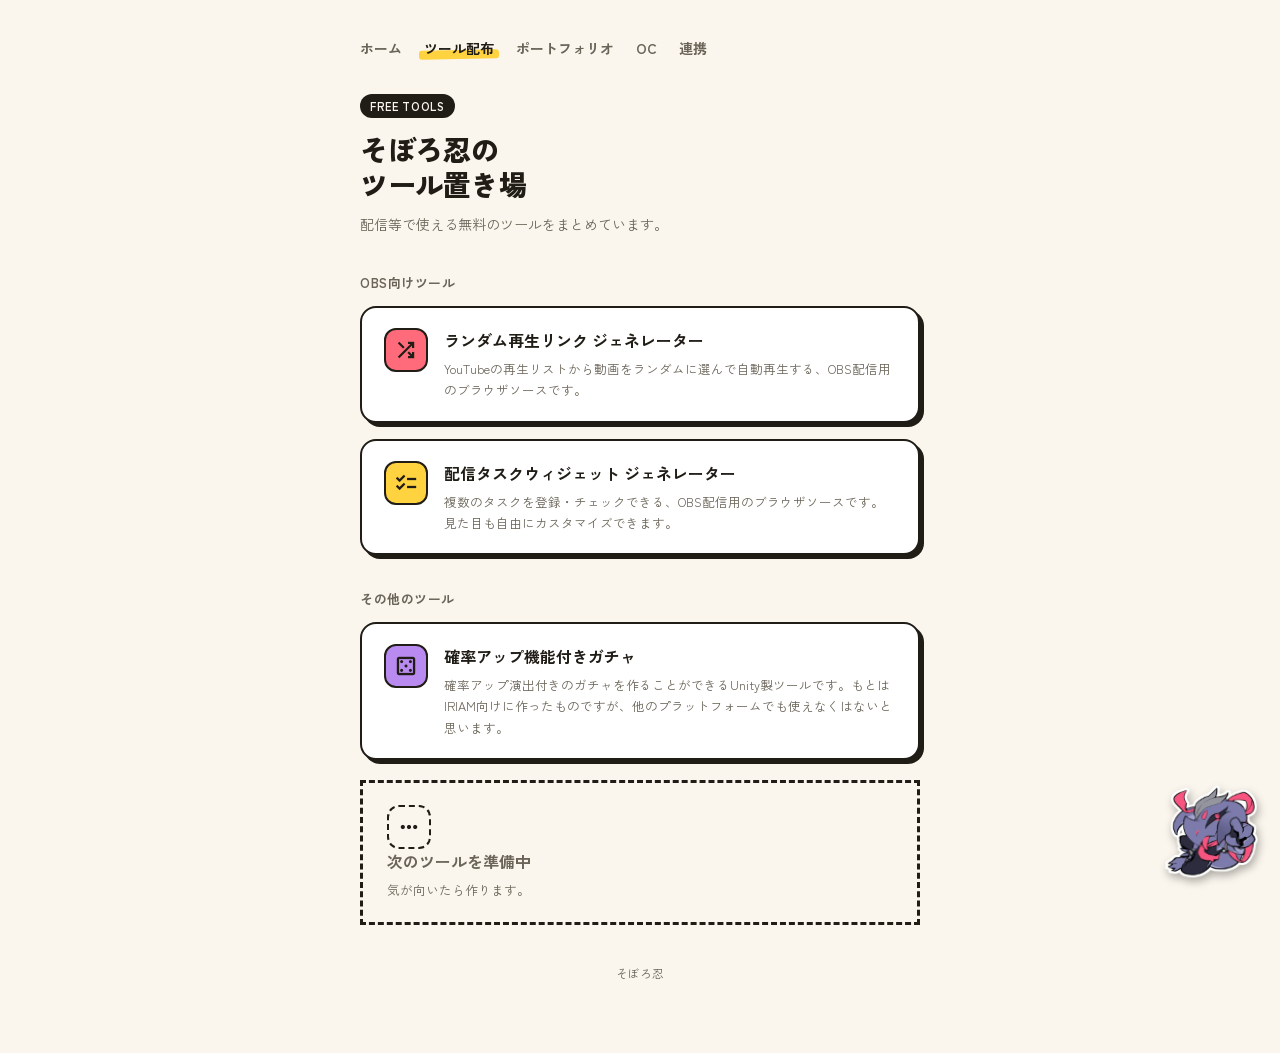
<file: tools.html>
<!DOCTYPE html>
<html lang="ja">
<head>
<!-- Google tag (gtag.js) -->
<script async src="https://www.googletagmanager.com/gtag/js?id=G-SQ4Q495FTY"></script>
<script>
  window.dataLayer = window.dataLayer || [];
  function gtag(){dataLayer.push(arguments);}
  gtag('js', new Date());

  gtag('config', 'G-SQ4Q495FTY');
</script>
<meta charset="UTF-8">
<meta name="viewport" content="width=device-width, initial-scale=1">
<meta property="og:title" content="そぼろ忍のツール置き場" />
<meta property="og:description" content="そぼろ忍が作った、配信等で使える無料ツールのまとめ。" />
<meta property="og:type" content="website" />
<meta property="og:site_name" content="そぼろ忍" />
<meta property="og:url" content="https://soboronin.github.io/Soboronin-Pages/tools.html" />
<meta property="og:image" content="https://soboronin.github.io/Soboronin-Pages/img/card_freeTools.png" />
<meta name="twitter:card" content="summary_large_image" />
<link rel="canonical" href="https://soboronin.github.io/Soboronin-Pages/tools.html" />
<meta name="theme-color" content="#faf6ee">
<link rel="icon" href="img/icon_soboronin.png" type="image/png">
<link rel="apple-touch-icon" href="img/icon_soboronin.png">
<title>ツール置き場 | そぼろ忍</title>
<meta name="description" content="そぼろ忍が作った、配信等で使える無料ツールのまとめ。">
<link rel="preconnect" href="https://fonts.googleapis.com">
<link rel="preconnect" href="https://fonts.gstatic.com" crossorigin>
<!-- 右下のマスコット(mascot.js が JavaScript で作る画像)を、早めに取得しておく。
     mascot.js の sdImages の先頭と同じパスにしてください -->
<link rel="preload" as="image" href="img/oc/soboronin/soboronin_sd_01.webp" type="image/webp">
<!-- フォントのCSSは、ページの表示を止めないように、あとから読み込みます(届くまでは代わりのフォントで表示されます)。
     アイコンは、フォントが届くまで隠しておきます(読み込み前は「close」などの文字名が見えてしまうため)。
     新しいアイコンを使うときは、icon_names にその名前を追加してください
     (アルファベット順・全ページ共通の同じURLにすると、ブラウザのキャッシュが効きます) -->
<script>
  (function () {
    document.documentElement.classList.add('js');
    var shown = false;
    function showIcons() {
      if (shown) return;
      shown = true;
      document.documentElement.classList.add('icons-ready');
    }
    if (document.fonts && document.fonts.addEventListener) {
      document.fonts.addEventListener('loadingdone', function (e) {
        for (var i = 0; i < e.fontfaces.length; i++) {
          if (String(e.fontfaces[i].family).indexOf('Material Symbols') >= 0) {
            showIcons();
            break;
          }
        }
      });
    }
    // 環境によっては、上の検知がうまく働かないことがある(Font Loading API 未対応、
    // 読み込みの合図が来ない、など)。その場合にアイコンが永久に隠れたままにならないよう、
    // 2.5秒たったら、検知できていなくても表示する(最悪でもフォント読み込み前と同じ見え方に戻るだけ)
    setTimeout(showIcons, 2500);
  })();
</script>
<link rel="stylesheet" href="https://fonts.googleapis.com/css2?family=Zen+Kaku+Gothic+New:wght@500;700;900&display=swap" media="print" onload="this.media='all'">
<link rel="stylesheet" href="https://fonts.googleapis.com/css2?family=Material+Symbols+Outlined:opsz,wght,FILL,GRAD@24,400,0,0&icon_names=casino,checklist,close,content_copy,edit,favorite,format_align_left,forum,ink_pen,live_tv,mail,more_horiz,movie,music_note,pause,pets,photo,photo_camera,play_arrow,shopping_bag,shuffle,smartphone,sms,sports_esports,storefront,swap_horiz,swords,tv_gen,tv_with_assistant,visibility,visibility_off,web_stories&display=block" media="print" onload="this.media='all'">
<noscript>
  <link rel="stylesheet" href="https://fonts.googleapis.com/css2?family=Zen+Kaku+Gothic+New:wght@500;700;900&display=swap">
  <link rel="stylesheet" href="https://fonts.googleapis.com/css2?family=Material+Symbols+Outlined:opsz,wght,FILL,GRAD@24,400,0,0&icon_names=casino,checklist,close,content_copy,edit,favorite,format_align_left,forum,ink_pen,live_tv,mail,more_horiz,movie,music_note,pause,pets,photo,photo_camera,play_arrow,shopping_bag,shuffle,smartphone,sms,sports_esports,storefront,swap_horiz,swords,tv_gen,tv_with_assistant,visibility,visibility_off,web_stories&display=block">
</noscript>
<link rel="stylesheet" href="common.css" />
<style>
  header { margin-bottom: 36px; }

  .tools {
    display: flex;
    flex-direction: column;
    gap: 16px;
  }

  a.card {
    position: relative;
    display: flex;
    align-items: flex-start;
    gap: 16px;
    background: #fff;
    border: 2.5px solid var(--card-border);
    border-radius: 16px;
    padding: 20px 22px;
    text-decoration: none;
    color: var(--ink);
    box-shadow: 4px 4px 0 var(--card-border);
    transition: transform 0.12s ease, box-shadow 0.12s ease;
  }

  a.card:hover {
    transform: translate(-2px, -2px);
    box-shadow: 6px 6px 0 var(--card-border);
  }

  a.card:focus-visible {
    outline: 3px solid var(--ink);
    outline-offset: 2px;
  }

  .icon {
    flex: 0 0 auto;
    width: 44px;
    height: 44px;
    border-radius: 12px;
    border: 2.5px solid var(--card-border);
    display: flex;
    align-items: center;
    justify-content: center;
  }

  .icon.yellow { background: var(--yellow); }
  .icon.teal { background: var(--teal); }
  .icon.pink { background: var(--pink); }
  .icon.purple { background: var(--purple); }
  .icon.orange { background: var(--orange); }
  .icon.green { background: var(--green); }

  .section-title {
    font-size: 13px;
    font-weight: 700;
    color: var(--ink-dim);
    letter-spacing: 0.04em;
    margin: 34px 0 14px;
  }

  .icon svg { width: 22px; height: 22px; }

  .material-symbols-outlined {
    font-size: 24px;
    color: #201c16;
    font-variation-settings: 'FILL' 0, 'wght' 500, 'GRAD' 0, 'opsz' 24;
  }

  .card-body { flex: 1; min-width: 0; }

  .card-title {
    font-size: 16px;
    font-weight: 700;
    margin: 0 0 6px;
  }

  .card-desc {
    font-size: 12.5px;
    color: var(--ink-dim);
    line-height: 1.7;
    margin: 0;
  }

  /* 準備中カード: 全体を透かすと文字のコントラストが足りなくなる(2.4:1)ので、
     透かさずに、点線の枠・影なし・薄めの文字色で「まだ押せない」ことを表す */
  .card.soon {
    background: transparent;
    border-style: dashed;
    box-shadow: none;
    pointer-events: none;
    padding: 22px 24px;
  }

  .card.soon .card-title { color: var(--ink-dim); }

  .card.soon .icon {
    background: transparent;
    border-style: dashed;
  }

  .soon-wrap {
    margin-top: 20px;
  }

  footer {
    margin-top: 40px;
    text-align: center;
    color: var(--ink-dim);
    font-size: 11.5px;
  }

  footer a {
    color: var(--ink);
    text-decoration: none;
    font-weight: 700;
    border-bottom: 2px solid var(--pink);
  }

  /* --- 右下の追従SDイラスト(common.css に含まれています) --- */

</style>
</head>
<body>
<main>
  <nav class="nav-tabs" aria-label="サイト内メニュー">
    <a href="index.html">ホーム</a>
    <a href="tools.html" class="active" aria-current="page">ツール配布</a>
    <a href="portfolio.html">ポートフォリオ</a>
    <a href="oc.html">OC</a>
    <a href="creators.html">連携</a>
  </nav>

  <header>
    <span class="badge">FREE TOOLS</span>
    <h1>そぼろ忍の<br>ツール置き場</h1>
    <p class="lede">配信等で使える無料のツールをまとめています。</p>
  </header>

  <h2 class="section-title">OBS向けツール</h2>
  <div class="tools">
    <a class="card" href="https://soboronin.github.io/OBS-Random-Playlist/">
      <span class="icon pink">
        <span class="material-symbols-outlined" aria-hidden="true">shuffle</span>
      </span>
      <span class="card-body">
        <p class="card-title">ランダム再生リンク ジェネレーター</p>
        <p class="card-desc">YouTubeの再生リストから動画をランダムに選んで自動再生する、OBS配信用のブラウザソースです。</p>
      </span>
    </a>

    <a class="card" href="https://soboronin.github.io/OBS-Task-Widget/">
      <span class="icon yellow">
        <span class="material-symbols-outlined" aria-hidden="true">checklist</span>
      </span>
      <span class="card-body">
        <p class="card-title">配信タスクウィジェット ジェネレーター</p>
        <p class="card-desc">複数のタスクを登録・チェックできる、OBS配信用のブラウザソースです。見た目も自由にカスタマイズできます。</p>
      </span>
    </a>
  </div>

  <h2 class="section-title">その他のツール</h2>
  <div class="tools">
    <a class="card" href="https://unityroom.com/games/rateup_gacha" target="_blank" rel="noopener noreferrer">
      <span class="icon purple">
        <span class="material-symbols-outlined" aria-hidden="true">casino</span>
      </span>
      <span class="card-body">
        <p class="card-title">確率アップ機能付きガチャ</p>
        <p class="card-desc">確率アップ演出付きのガチャを作ることができるUnity製ツールです。もとはIRIAM向けに作ったものですが、他のプラットフォームでも使えなくはないと思います。</p>
      </span>
    </a>
  </div>

  <div class="tools soon-wrap">
    <div class="card soon">
      <span class="icon">
        <span class="material-symbols-outlined" aria-hidden="true">more_horiz</span>
      </span>
      <span class="card-body">
        <p class="card-title">次のツールを準備中</p>
        <p class="card-desc">気が向いたら作ります。</p>
      </span>
    </div>
  </div>

  <footer>
    <p>そぼろ忍</p>
  </footer>
</main>

<!-- 右下の追従SDイラスト(全キャラからランダム表示) -->
<div id="mascot" aria-hidden="true"><div class="mascot-inner"></div></div>
<script src="mascot.js"></script>

</body>
</html>
</file>
<file: common.css>
/* 全ページ共通のスタイル(index / tools / portfolio / oc)
   ナビ・余白・ヘッダー(バッジ/見出し/リード文)・配色はここだけで管理します。
   ページ固有のスタイルは各HTMLの <style> にあります。右下のマスコットのスタイルも、このファイルの最後にあります。 */

:root {
  --bg: #faf6ee;
  --ink: #201c16;
  --ink-dim: #6b6559;
  --ink-mute: #797265; /* 白背景で 4.8:1(以前の #9a9284 は 3.1:1 で、小さい文字には薄すぎた) */
  --card-border: #201c16;
  --yellow: #ffd23f;
  --teal: #37b7a4;
  --pink: #ff6b7a;
  --blue: #5b8def;
  --purple: #b98aef;
  --orange: #ffa94d;
  --green: #8bc76b;
  --sky: #4cc9f0;
  --magenta: #ff65a3;
}

* { box-sizing: border-box; }

/* Android の一部アプリ内ブラウザ(X/Twitterなど)は、ページの見た目にかかわらず
   文字を自動で拡大する「文字サイズの自動調整」を行うことがある。
   これが原因で、ナビや見出しの文字だけ大きくなり、はみ出したり、レイアウトが
   崩れて見えたりする(横に伸びて、左側が画面の外に隠れる、など)。
   この指定で、その自動調整を止め、書いたとおりのサイズで表示させる */
html {
  -webkit-text-size-adjust: 100%;
  text-size-adjust: 100%;
  /* X(旧Twitter)アプリ内の「カードプレビュー」ブラウザなど、シート状の埋め込みブラウザは、
     開閉時にフレームの幅だけをリサイズしてレイアウトを再計算しないことがある。
     その結果、以前の(通常は画面いっぱいの)幅で描画された内容が、新しい狭いフレームで
     そのまま切り取られ、左側が見切れて表示されることがある。
     html/body の幅を明示的に100%に固定し、横方向にはみ出た分は隠す(スクロールさせない)
     ことで、はみ出し自体をできるだけ起こさないようにする */
  width: 100%;
  max-width: 100%;
  overflow-x: hidden;
}

body {
  margin: 0;
  width: 100%;
  max-width: 100%;
  min-height: 100vh;
  overflow-x: hidden;
  background: var(--bg);
  color: var(--ink);
  font-family: "Zen Kaku Gothic New", "Hiragino Kaku Gothic ProN", sans-serif;
  display: flex;
  justify-content: center;
  padding: 32px 20px 60px;
  animation: fadein 0.15s ease;
}

@keyframes fadein {
  from { opacity: 0; }
  to { opacity: 1; }
}

main { width: 100%; max-width: 560px; }

/* --- アイコン(Material Symbols) ---
   フォントのCSSは、表示を止めないようにあとから読み込むので、アイコンの基本の指定はこちらに持たせる。
   フォントが届くまでは、文字名(close など)で幅が広がらないよう幅を1emに固定し、さらに隠しておく
   (各ページの head の小さなスクリプトが、フォントが届いたら html に icons-ready を付ける) */
.material-symbols-outlined {
  font-family: 'Material Symbols Outlined';
  font-weight: normal;
  font-style: normal;
  font-size: 24px;
  line-height: 1;
  letter-spacing: normal;
  text-transform: none;
  display: inline-block;
  width: 1em;
  overflow: hidden;
  white-space: nowrap;
  word-wrap: normal;
  direction: ltr;
  -webkit-font-feature-settings: 'liga';
  font-feature-settings: 'liga';
  -webkit-font-smoothing: antialiased;
  font-variation-settings: 'FILL' 0, 'wght' 500, 'GRAD' 0, 'opsz' 24;
}

.js .material-symbols-outlined { visibility: hidden; }
.js.icons-ready .material-symbols-outlined { visibility: visible; }

/* --- ページ移動ナビ ---
   ボタン(ピル型)は「絞り込み・切り替え」専用にしたいので、
   ナビは枠なしのテキストタブにして、今いるページだけ黄色のマーカーを引く */
.nav-tabs {
  display: flex;
  flex-wrap: wrap;
  gap: 2px 22px;
  margin-bottom: 28px;
}

.nav-tabs a {
  position: relative;
  z-index: 0; /* マーカー(::after)を文字の後ろに置くための重なり順の基点 */
  padding: 6px 0;
  font-weight: 700;
  font-size: 14px;
  text-decoration: none;
  color: var(--ink-dim);
  transition: color 0.12s ease;
}

.nav-tabs a:hover { color: var(--ink); }

.nav-tabs a.active { color: var(--ink); }

.nav-tabs a.active::after {
  content: "";
  position: absolute;
  left: -5px;
  right: -5px;
  bottom: 5px;
  height: 9px;
  background: var(--yellow);
  border-radius: 3px;
  transform: rotate(-1.2deg);
  z-index: -1;
}

.nav-tabs a:focus-visible {
  outline: 3px solid var(--ink);
  outline-offset: 2px;
  border-radius: 4px;
}

/* --- ページ見出し(バッジ + 見出し + リード文)。index は見出しだけ自前で上書き --- */
.badge {
  display: inline-block;
  background: var(--ink);
  color: var(--bg);
  font-size: 11px;
  font-weight: 700;
  letter-spacing: 0.06em;
  padding: 4px 10px;
  border-radius: 999px;
  margin-bottom: 14px;
}

h1 {
  font-size: 28px;
  font-weight: 900;
  letter-spacing: -0.01em;
  margin: 0 0 10px;
  line-height: 1.25;
}

.lede {
  color: var(--ink-dim);
  font-size: 14px;
  line-height: 1.8;
  margin: 0;
}

@media (max-width: 480px) {
  body { padding: 24px 14px 40px; }
  .nav-tabs { gap: 2px 18px; }
  .nav-tabs a { font-size: 13px; }
  h1 { font-size: 24px; }
  .badge { font-size: 10px; }
}

/* ==========================================================
   右下の追従SDイラスト(全ページ共通)
   ここを直せば index / tools / portfolio / oc / 404 すべてに反映されます。
   キャラ連動などページ固有のロジックはJS側(mascot.js、各ページのscript)にあります。
   ========================================================== */

#mascot {
  position: fixed;
  right: 18px;
  bottom: 18px;
  width: 100px;
  height: 100px;
  z-index: 50;
  cursor: pointer;
  transition: transform 0.35s ease, opacity 0.35s ease;
}

#mascot.mascot-hide {
  transform: translateY(140%) rotate(var(--mascot-tilt, 0deg));
  opacity: 0;
  pointer-events: none;
}

#mascot .mascot-inner {
  width: 100%;
  height: 100%;
  /* ランダムな傾き(JSで --mascot-tilt を設定)+ ぽよぽよアニメーション */
  transform: rotate(var(--mascot-tilt, 0deg));
  animation: poyo 4.5s ease-in-out infinite;
}

@keyframes poyo {
  0%, 78% { transform: rotate(var(--mascot-tilt, 0deg)) scale(1, 1); }
  85% { transform: rotate(var(--mascot-tilt, 0deg)) scale(1.08, 0.9); }
  90% { transform: rotate(var(--mascot-tilt, 0deg)) scale(0.94, 1.08); }
  95% { transform: rotate(var(--mascot-tilt, 0deg)) scale(1.02, 0.98); }
  100% { transform: rotate(var(--mascot-tilt, 0deg)) scale(1, 1); }
}

/* タップ時のぽよん(mascot.js が .mascot-tap を付け外しする) */
#mascot .mascot-inner.mascot-tap {
  animation: poyo-tap 0.45s ease-out 1;
}

@keyframes poyo-tap {
  0% { transform: rotate(var(--mascot-tilt, 0deg)) scale(1, 1); }
  20% { transform: rotate(var(--mascot-tilt, 0deg)) scale(1.18, 0.78); }
  45% { transform: rotate(var(--mascot-tilt, 0deg)) scale(0.92, 1.14); }
  70% { transform: rotate(var(--mascot-tilt, 0deg)) scale(1.04, 0.97); }
  100% { transform: rotate(var(--mascot-tilt, 0deg)) scale(1, 1); }
}

#mascot img {
  width: 100%;
  height: 100%;
  object-fit: contain;
  display: block;
  filter:
    drop-shadow(2px 4px 4px rgba(32, 28, 22, 0.35));
}

#mascot .mascot-placeholder {
  width: 100%;
  height: 100%;
  border-radius: 50%;
  border: 2.5px dashed var(--card-border);
  background: #fff;
  display: flex;
  align-items: center;
  justify-content: center;
}

#mascot .mascot-placeholder .material-symbols-outlined {
  font-size: 26px;
  color: var(--ink-dim);
}

@media (max-width: 480px) {
  #mascot { width: 68px; height: 68px; right: 12px; bottom: 12px; }
}
</file>
